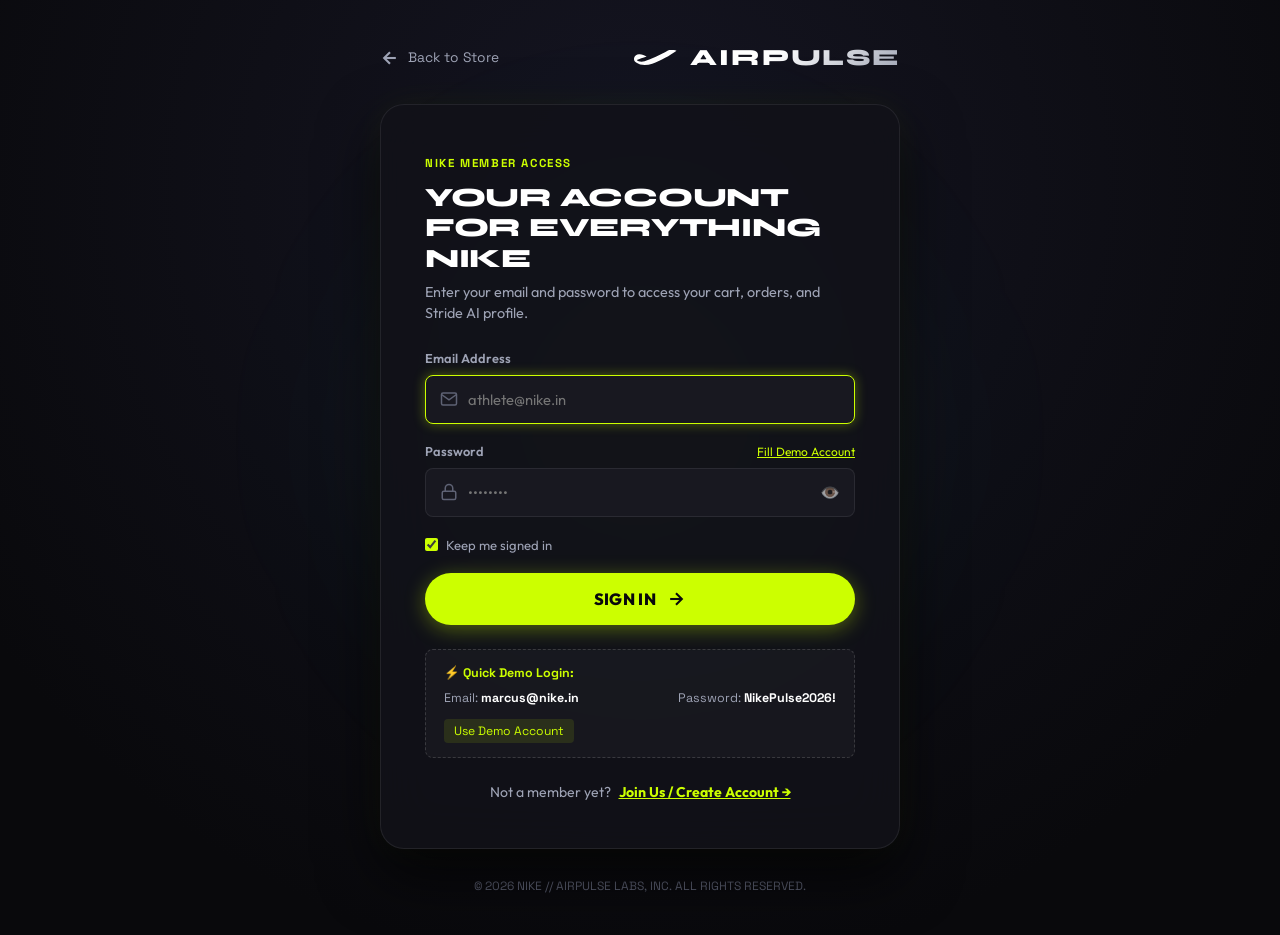
<file: templates/login.html>
<!DOCTYPE html>
<html lang="en">
<head>
  <meta charset="UTF-8">
  <meta name="viewport" content="width=device-width, initial-scale=1.0">
  <meta name="description" content="Sign in to your Nike AirPulse Member Account for exclusive footwear releases, order tracking, and personalized Stride AI recommendations.">
  <title>Sign In — NIKE // AIRPULSE MEMBER LAB</title>

  <!-- Modern Google Fonts -->
  <link rel="preconnect" href="https://fonts.googleapis.com">
  <link rel="preconnect" href="https://fonts.gstatic.com" crossorigin>
  <link href="https://fonts.googleapis.com/css2?family=Outfit:wght@300;400;500;600;700;800;900&family=Syne:wght@700;800;900&family=Space+Grotesk:wght@400;500;600;700&display=swap" rel="stylesheet">

  <link rel="stylesheet" href="/static/css/style.css">
  <link rel="stylesheet" href="/static/css/auth.css">
</head>
<body class="auth-body">

  <div class="auth-ambient-glow"></div>

  <div class="auth-wrapper">
    
    <!-- Top Back to Store Bar -->
    <header class="auth-header">
      <a href="/" class="auth-back-link">
        <svg viewBox="0 0 24 24" width="20" height="20" fill="none" stroke="currentColor" stroke-width="2.5">
          <line x1="19" y1="12" x2="5" y2="12"></line>
          <polyline points="12 19 5 12 12 5"></polyline>
        </svg>
        <span>Back to Store</span>
      </a>

      <a href="/" class="brand-logo" aria-label="Nike Home">
        <svg class="swoosh-icon" viewBox="0 0 100 36" fill="currentColor">
          <path d="M96.7 1.8C81.8 12.5 61.2 24.5 41.5 31.2C28.4 35.7 14.3 35.4 4.8 28.5C0.3 25.2 -0.8 21.1 0.5 17.2C1.9 13 6.3 10.3 11.2 9.7C16.8 9.1 23.6 11.5 28.7 14.8C20.4 17.5 12.1 20.3 6.3 22.8C8.9 26.2 16.5 27.8 24.2 25.6C39.4 21.2 59.5 11.3 77.2 1.4C83.2 -2 90.3 -0.5 96.7 1.8Z"/>
        </svg>
        <span class="brand-title">AIRPULSE</span>
      </a>
    </header>

    <!-- Main Login Card -->
    <div class="auth-card">
      
      <div class="auth-card-top">
        <div class="auth-tag">NIKE MEMBER ACCESS</div>
        <h1 class="auth-title">YOUR ACCOUNT FOR EVERYTHING NIKE</h1>
        <p class="auth-sub">Enter your email and password to access your cart, orders, and Stride AI profile.</p>
      </div>

      <!-- Alert Box for Errors/Success -->
      <div class="auth-alert" id="auth-alert" style="display: none;"></div>

      <form id="login-form" class="auth-form">
        
        <div class="auth-input-group">
          <label for="login-email">Email Address</label>
          <div class="auth-input-box">
            <svg viewBox="0 0 24 24" width="18" height="18" fill="none" stroke="currentColor" stroke-width="2">
              <path d="M4 4h16c1.1 0 2 .9 2 2v12c0 1.1-.9 2-2 2H4c-1.1 0-2-.9-2-2V6c0-1.1.9-2 2-2z"></path>
              <polyline points="22,6 12,13 2,6"></polyline>
            </svg>
            <input type="email" id="login-email" placeholder="athlete@nike.in" required autofocus>
          </div>
        </div>

        <div class="auth-input-group">
          <div class="label-row">
            <label for="login-password">Password</label>
            <a href="#" class="auth-forgot-link" onclick="fillDemoCredentials(event)">Fill Demo Account</a>
          </div>
          <div class="auth-input-box">
            <svg viewBox="0 0 24 24" width="18" height="18" fill="none" stroke="currentColor" stroke-width="2">
              <rect x="3" y="11" width="18" height="11" rx="2" ry="2"></rect>
              <path d="M7 11V7a5 5 0 0 1 10 0v4"></path>
            </svg>
            <input type="password" id="login-password" placeholder="••••••••" required>
            <button type="button" class="btn-toggle-password" id="toggle-pwd" aria-label="Toggle password visibility">👁️</button>
          </div>
        </div>

        <div class="auth-actions-row">
          <label class="remember-checkbox">
            <input type="checkbox" id="remember-me" checked>
            <span>Keep me signed in</span>
          </label>
        </div>

        <button type="submit" class="btn-primary btn-large full-width" id="btn-login-submit">
          <span id="login-btn-text">SIGN IN</span>
          <svg viewBox="0 0 24 24" width="20" height="20" fill="none" stroke="currentColor" stroke-width="2.5">
            <line x1="5" y1="12" x2="19" y2="12"></line>
            <polyline points="12 5 19 12 12 19"></polyline>
          </svg>
        </button>

      </form>

      <!-- Quick Demo Credentials Box -->
      <div class="demo-account-hint">
        <span class="hint-title">⚡ Quick Demo Login:</span>
        <div class="hint-details">
          <span>Email: <strong>marcus@nike.in</strong></span>
          <span>Password: <strong>NikePulse2026!</strong></span>
        </div>
        <button type="button" class="btn-fill-demo" onclick="fillDemoCredentials(event)">Use Demo Account</button>
      </div>

      <div class="auth-footer-prompt">
        <span>Not a member yet?</span>
        <a href="/register" class="auth-switch-link">Join Us / Create Account →</a>
      </div>

    </div>

    <footer class="auth-page-footer">
      <p>© 2026 NIKE // AIRPULSE LABS, INC. ALL RIGHTS RESERVED.</p>
    </footer>

  </div>

  <script>
    const form = document.getElementById('login-form');
    const alertBox = document.getElementById('auth-alert');
    const submitBtn = document.getElementById('btn-login-submit');
    const btnText = document.getElementById('login-btn-text');
    const togglePwd = document.getElementById('toggle-pwd');
    const pwdInput = document.getElementById('login-password');

    togglePwd.addEventListener('click', () => {
      const isPwd = pwdInput.type === 'password';
      pwdInput.type = isPwd ? 'text' : 'password';
      togglePwd.textContent = isPwd ? '🔒' : '👁️';
    });

    function fillDemoCredentials(e) {
      if (e) e.preventDefault();
      document.getElementById('login-email').value = 'marcus@nike.in';
      document.getElementById('login-password').value = 'NikePulse2026!';
      showAlert('Demo credentials filled. Click "SIGN IN" to proceed.', 'info');
    }

    form.addEventListener('submit', async (e) => {
      e.preventDefault();
      const email = document.getElementById('login-email').value.trim();
      const password = pwdInput.value.trim();

      if (!email || !password) return;

      submitBtn.disabled = true;
      btnText.textContent = 'AUTHENTICATING...';
      hideAlert();

      try {
        const res = await fetch('/api/login', {
          method: 'POST',
          headers: { 'Content-Type': 'application/json' },
          body: JSON.stringify({ email, password })
        });

        const data = await res.json();

        if (res.ok && data.success) {
          showAlert(`Welcome back, ${data.user.name}! Redirecting to store...`, 'success');
          // Store user info in localStorage for client sync
          localStorage.setItem('nike_pulse_user', JSON.stringify(data.user));
          setTimeout(() => {
            window.location.href = '/';
          }, 800);
        } else {
          showAlert(data.error || 'Invalid credentials. Please try again.', 'error');
          submitBtn.disabled = false;
          btnText.textContent = 'SIGN IN';
        }
      } catch (err) {
        console.error(err);
        showAlert('Network error connecting to authentication server.', 'error');
        submitBtn.disabled = false;
        btnText.textContent = 'SIGN IN';
      }
    });

    function showAlert(msg, type) {
      alertBox.textContent = msg;
      alertBox.className = `auth-alert ${type}`;
      alertBox.style.display = 'block';
    }

    function hideAlert() {
      alertBox.style.display = 'none';
    }
  </script>
</body>
</html>
</file>
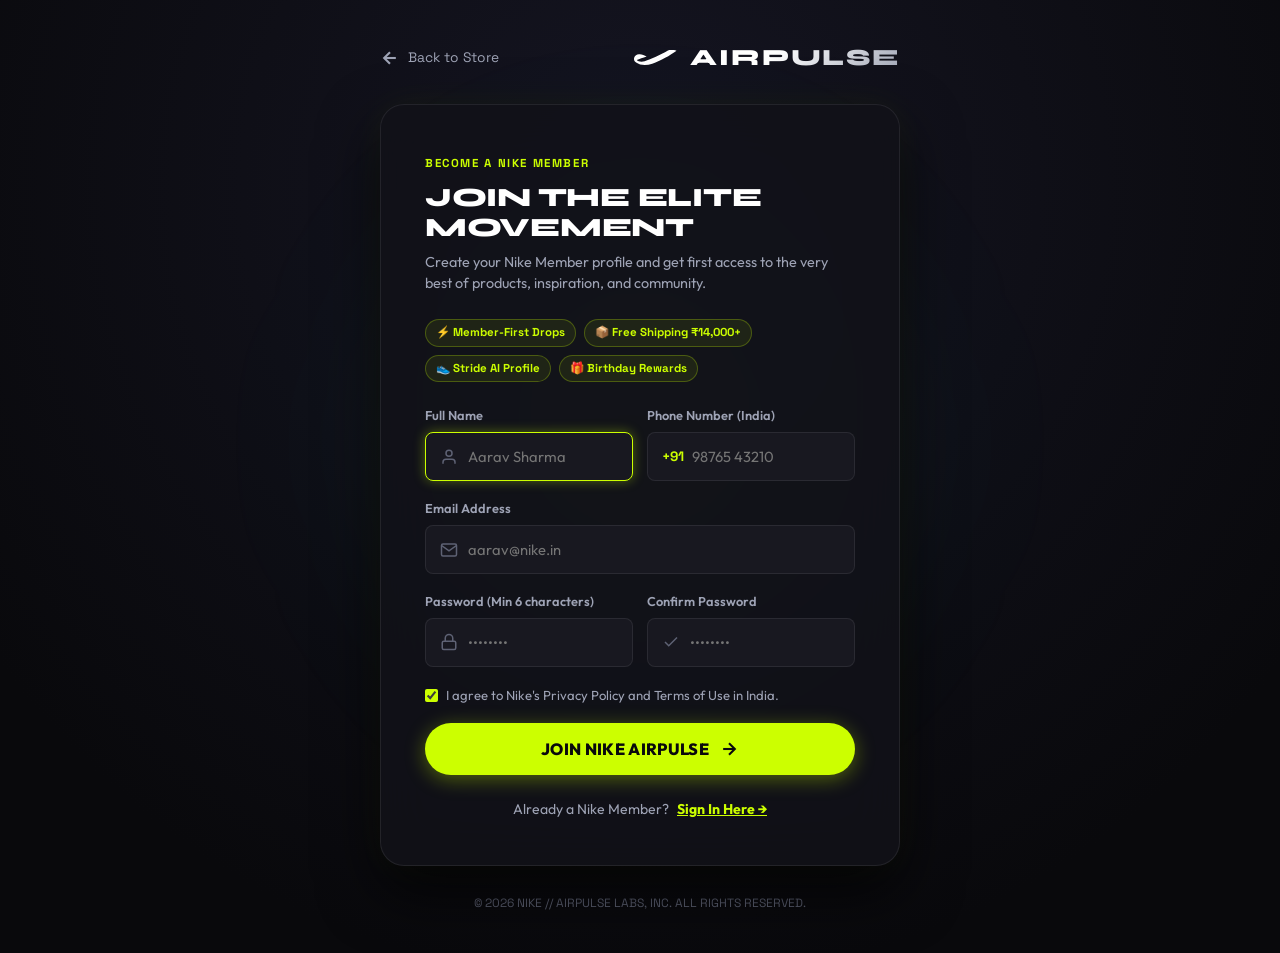
<file: templates/register.html>
<!DOCTYPE html>
<html lang="en">
<head>
  <meta charset="UTF-8">
  <meta name="viewport" content="width=device-width, initial-scale=1.0">
  <meta name="description" content="Join Nike AirPulse Member Lab. Unlock exclusive footwear releases, personalized Stride AI recommendations, and express delivery across India.">
  <title>Join Us / Create Account — NIKE // AIRPULSE MEMBER LAB</title>

  <!-- Modern Google Fonts -->
  <link rel="preconnect" href="https://fonts.googleapis.com">
  <link rel="preconnect" href="https://fonts.gstatic.com" crossorigin>
  <link href="https://fonts.googleapis.com/css2?family=Outfit:wght@300;400;500;600;700;800;900&family=Syne:wght@700;800;900&family=Space+Grotesk:wght@400;500;600;700&display=swap" rel="stylesheet">

  <link rel="stylesheet" href="/static/css/style.css">
  <link rel="stylesheet" href="/static/css/auth.css">
</head>
<body class="auth-body">

  <div class="auth-ambient-glow"></div>

  <div class="auth-wrapper">
    
    <!-- Top Back to Store Bar -->
    <header class="auth-header">
      <a href="/" class="auth-back-link">
        <svg viewBox="0 0 24 24" width="20" height="20" fill="none" stroke="currentColor" stroke-width="2.5">
          <line x1="19" y1="12" x2="5" y2="12"></line>
          <polyline points="12 19 5 12 12 5"></polyline>
        </svg>
        <span>Back to Store</span>
      </a>

      <a href="/" class="brand-logo" aria-label="Nike Home">
        <svg class="swoosh-icon" viewBox="0 0 100 36" fill="currentColor">
          <path d="M96.7 1.8C81.8 12.5 61.2 24.5 41.5 31.2C28.4 35.7 14.3 35.4 4.8 28.5C0.3 25.2 -0.8 21.1 0.5 17.2C1.9 13 6.3 10.3 11.2 9.7C16.8 9.1 23.6 11.5 28.7 14.8C20.4 17.5 12.1 20.3 6.3 22.8C8.9 26.2 16.5 27.8 24.2 25.6C39.4 21.2 59.5 11.3 77.2 1.4C83.2 -2 90.3 -0.5 96.7 1.8Z"/>
        </svg>
        <span class="brand-title">AIRPULSE</span>
      </a>
    </header>

    <!-- Main Register Card -->
    <div class="auth-card auth-card-wide">
      
      <div class="auth-card-top">
        <div class="auth-tag">BECOME A NIKE MEMBER</div>
        <h1 class="auth-title">JOIN THE ELITE MOVEMENT</h1>
        <p class="auth-sub">Create your Nike Member profile and get first access to the very best of products, inspiration, and community.</p>
      </div>

      <!-- Member Perks Highlights -->
      <div class="member-perks-row">
        <div class="perk-chip">⚡ Member-First Drops</div>
        <div class="perk-chip">📦 Free Shipping ₹14,000+</div>
        <div class="perk-chip">👟 Stride AI Profile</div>
        <div class="perk-chip">🎁 Birthday Rewards</div>
      </div>

      <!-- Alert Box for Errors/Success -->
      <div class="auth-alert" id="auth-alert" style="display: none;"></div>

      <form id="register-form" class="auth-form">
        
        <div class="auth-grid-row">
          <div class="auth-input-group">
            <label for="reg-name">Full Name</label>
            <div class="auth-input-box">
              <svg viewBox="0 0 24 24" width="18" height="18" fill="none" stroke="currentColor" stroke-width="2">
                <path d="M20 21v-2a4 4 0 0 0-4-4H8a4 4 0 0 0-4 4v2"></path>
                <circle cx="12" cy="7" r="4"></circle>
              </svg>
              <input type="text" id="reg-name" placeholder="Aarav Sharma" required autofocus>
            </div>
          </div>

          <div class="auth-input-group">
            <label for="reg-phone">Phone Number (India)</label>
            <div class="auth-input-box">
              <span class="prefix-code">+91</span>
              <input type="tel" id="reg-phone" placeholder="98765 43210" pattern="[0-9]{10}" title="10-digit Indian Mobile Number">
            </div>
          </div>
        </div>

        <div class="auth-input-group">
          <label for="reg-email">Email Address</label>
          <div class="auth-input-box">
            <svg viewBox="0 0 24 24" width="18" height="18" fill="none" stroke="currentColor" stroke-width="2">
              <path d="M4 4h16c1.1 0 2 .9 2 2v12c0 1.1-.9 2-2 2H4c-1.1 0-2-.9-2-2V6c0-1.1.9-2 2-2z"></path>
              <polyline points="22,6 12,13 2,6"></polyline>
            </svg>
            <input type="email" id="reg-email" placeholder="aarav@nike.in" required>
          </div>
        </div>

        <div class="auth-grid-row">
          <div class="auth-input-group">
            <label for="reg-password">Password (Min 6 characters)</label>
            <div class="auth-input-box">
              <svg viewBox="0 0 24 24" width="18" height="18" fill="none" stroke="currentColor" stroke-width="2">
                <rect x="3" y="11" width="18" height="11" rx="2" ry="2"></rect>
                <path d="M7 11V7a5 5 0 0 1 10 0v4"></path>
              </svg>
              <input type="password" id="reg-password" placeholder="••••••••" minlength="6" required>
            </div>
          </div>

          <div class="auth-input-group">
            <label for="reg-confirm-password">Confirm Password</label>
            <div class="auth-input-box">
              <svg viewBox="0 0 24 24" width="18" height="18" fill="none" stroke="currentColor" stroke-width="2">
                <polyline points="20 6 9 17 4 12"></polyline>
              </svg>
              <input type="password" id="reg-confirm-password" placeholder="••••••••" minlength="6" required>
            </div>
          </div>
        </div>

        <div class="auth-actions-row">
          <label class="remember-checkbox">
            <input type="checkbox" id="terms-agree" required checked>
            <span>I agree to Nike's Privacy Policy and Terms of Use in India.</span>
          </label>
        </div>

        <button type="submit" class="btn-primary btn-large full-width" id="btn-register-submit">
          <span id="reg-btn-text">JOIN NIKE AIRPULSE</span>
          <svg viewBox="0 0 24 24" width="20" height="20" fill="none" stroke="currentColor" stroke-width="2.5">
            <line x1="5" y1="12" x2="19" y2="12"></line>
            <polyline points="12 5 19 12 12 19"></polyline>
          </svg>
        </button>

      </form>

      <div class="auth-footer-prompt">
        <span>Already a Nike Member?</span>
        <a href="/login" class="auth-switch-link">Sign In Here →</a>
      </div>

    </div>

    <footer class="auth-page-footer">
      <p>© 2026 NIKE // AIRPULSE LABS, INC. ALL RIGHTS RESERVED.</p>
    </footer>

  </div>

  <script>
    const form = document.getElementById('register-form');
    const alertBox = document.getElementById('auth-alert');
    const submitBtn = document.getElementById('btn-register-submit');
    const btnText = document.getElementById('reg-btn-text');

    form.addEventListener('submit', async (e) => {
      e.preventDefault();
      const name = document.getElementById('reg-name').value.trim();
      const email = document.getElementById('reg-email').value.trim();
      const phone = document.getElementById('reg-phone').value.trim();
      const password = document.getElementById('reg-password').value.trim();
      const confirmPassword = document.getElementById('reg-confirm-password').value.trim();

      if (password !== confirmPassword) {
        showAlert('Passwords do not match. Please re-enter carefully.', 'error');
        return;
      }

      if (password.length < 6) {
        showAlert('Password must be at least 6 characters long.', 'error');
        return;
      }

      submitBtn.disabled = true;
      btnText.textContent = 'CREATING MEMBER PROFILE...';
      hideAlert();

      try {
        const res = await fetch('/api/register', {
          method: 'POST',
          headers: { 'Content-Type': 'application/json' },
          body: JSON.stringify({ name, email, phone, password })
        });

        const data = await res.json();

        if (res.ok && data.success) {
          showAlert(`Welcome to Nike AirPulse, ${data.user.name}! Redirecting to store...`, 'success');
          localStorage.setItem('nike_pulse_user', JSON.stringify(data.user));
          setTimeout(() => {
            window.location.href = '/';
          }, 900);
        } else {
          showAlert(data.error || 'Registration failed. Please try again.', 'error');
          submitBtn.disabled = false;
          btnText.textContent = 'JOIN NIKE AIRPULSE';
        }
      } catch (err) {
        console.error(err);
        showAlert('Network error connecting to registration server.', 'error');
        submitBtn.disabled = false;
        btnText.textContent = 'JOIN NIKE AIRPULSE';
      }
    });

    function showAlert(msg, type) {
      alertBox.textContent = msg;
      alertBox.className = `auth-alert ${type}`;
      alertBox.style.display = 'block';
    }

    function hideAlert() {
      alertBox.style.display = 'none';
    }
  </script>
</body>
</html>
</file>
<file: static/css/style.css>
/* ============================================================
   NIKE // AIRPULSE — FLAGSHIP DESIGN SYSTEM (VANILLA CSS)
   Aesthetic: Hyper-Futuristic Athletic Dark Mode, Glassmorphism,
   Electric Volt Accents, Kinetic Typography, Smooth Transitions
   ============================================================ */

:root {
  /* Color Palette */
  --bg-core: #09090c;
  --bg-surface: #111116;
  --bg-surface-elevated: #181820;
  --bg-surface-glass: rgba(24, 24, 32, 0.72);
  --border-glass: rgba(255, 255, 255, 0.08);
  --border-glass-hover: rgba(204, 255, 0, 0.4);

  /* High-Voltage Brand Accents */
  --color-volt: #ccff00;
  --color-volt-glow: rgba(204, 255, 0, 0.35);
  --color-crimson: #ff334b;
  --color-crimson-glow: rgba(255, 51, 75, 0.35);
  --color-cyan: #00e5ff;
  --color-cyan-glow: rgba(0, 229, 255, 0.35);
  
  /* Text & Neutral Hierarchy */
  --text-primary: #ffffff;
  --text-secondary: #9ea3b5;
  --text-muted: #5e6274;
  --text-dark: #09090c;

  /* Typography */
  --font-display: 'Syne', sans-serif;
  --font-sans: 'Outfit', -apple-system, BlinkMacSystemFont, sans-serif;
  --font-mono: 'Space Grotesk', monospace;

  /* Dimensions & Spacing */
  --max-width: 1360px;
  --header-height: 80px;
  --radius-sm: 8px;
  --radius-md: 14px;
  --radius-lg: 24px;
  --radius-full: 9999px;

  /* Shadows & Depth */
  --shadow-card: 0 16px 36px rgba(0, 0, 0, 0.55), 0 2px 8px rgba(0, 0, 0, 0.35);
  --shadow-glow-volt: 0 0 40px rgba(204, 255, 0, 0.28);
  --shadow-glow-cyan: 0 0 40px rgba(0, 229, 255, 0.25);
  --shadow-modal: 0 25px 60px rgba(0, 0, 0, 0.85);

  /* Transitions */
  --trans-fast: 0.18s cubic-bezier(0.16, 1, 0.3, 1);
  --trans-normal: 0.32s cubic-bezier(0.16, 1, 0.3, 1);
  --trans-smooth: 0.5s cubic-bezier(0.16, 1, 0.3, 1);
}

/* Base Reset & Box Sizing */
*, *::before, *::after {
  box-sizing: border-box;
  margin: 0;
  padding: 0;
}

html {
  scroll-behavior: smooth;
  font-size: 16px;
  background-color: var(--bg-core);
  color: var(--text-primary);
  font-family: var(--font-sans);
  text-rendering: optimizeLegibility;
  -webkit-font-smoothing: antialiased;
}

body {
  overflow-x: hidden;
  line-height: 1.55;
  min-height: 100vh;
  position: relative;
  background: radial-gradient(circle at 50% 0%, #151520 0%, #09090c 70%);
}

a {
  color: inherit;
  text-decoration: none;
  transition: color var(--trans-fast);
}

button, input, select, textarea {
  font-family: inherit;
  color: inherit;
  border: none;
  outline: none;
  background: none;
}

button {
  cursor: pointer;
}

img {
  max-width: 100%;
  display: block;
  user-select: none;
}

/* Custom Scrollbar */
::-webkit-scrollbar {
  width: 8px;
  height: 8px;
}
::-webkit-scrollbar-track {
  background: var(--bg-core);
}
::-webkit-scrollbar-thumb {
  background: #252532;
  border-radius: var(--radius-full);
}
::-webkit-scrollbar-thumb:hover {
  background: var(--color-volt);
}

/* Screen Reader Only Utility */
.sr-only {
  position: absolute;
  width: 1px;
  height: 1px;
  padding: 0;
  margin: -1px;
  overflow: hidden;
  clip: rect(0, 0, 0, 0);
  border: 0;
}

/* ============================================================
   TOP ANNOUNCEMENT BAR
   ============================================================ */
.announcement-bar {
  background: linear-gradient(90deg, #111116, #1c1c24, #111116);
  border-bottom: 1px solid var(--border-glass);
  padding: 8px 16px;
  font-size: 0.78rem;
  font-family: var(--font-mono);
  letter-spacing: 0.05em;
  position: relative;
  z-index: 100;
  transition: transform var(--trans-fast), opacity var(--trans-fast);
}

.announcement-content {
  max-width: var(--max-width);
  margin: 0 auto;
  display: flex;
  align-items: center;
  justify-content: center;
  gap: 14px;
}

.announcement-badge {
  background: var(--color-volt);
  color: var(--text-dark);
  font-weight: 800;
  padding: 2px 7px;
  border-radius: var(--radius-sm);
  font-size: 0.68rem;
  letter-spacing: 0.08em;
}

.promo-highlight {
  color: var(--color-volt);
  text-decoration: underline;
  cursor: pointer;
}

.announcement-close {
  position: absolute;
  right: 16px;
  top: 50%;
  transform: translateY(-50%);
  font-size: 1.2rem;
  color: var(--text-secondary);
  line-height: 1;
}
.announcement-close:hover {
  color: var(--text-primary);
}

/* ============================================================
   NAVIGATION HEADER
   ============================================================ */
.main-header {
  position: sticky;
  top: 0;
  z-index: 90;
  background: rgba(9, 9, 12, 0.85);
  backdrop-filter: blur(18px);
  -webkit-backdrop-filter: blur(18px);
  border-bottom: 1px solid var(--border-glass);
  height: var(--header-height);
  display: flex;
  align-items: center;
  transition: background var(--trans-normal), border var(--trans-normal);
}

.header-container {
  max-width: var(--max-width);
  width: 100%;
  margin: 0 auto;
  padding: 0 28px;
  display: flex;
  align-items: center;
  justify-content: space-between;
  gap: 24px;
}

.brand-logo {
  display: flex;
  align-items: center;
  gap: 12px;
  font-family: var(--font-display);
  font-weight: 900;
  font-size: 1.45rem;
  letter-spacing: 0.08em;
  color: var(--text-primary);
}

.swoosh-icon {
  width: 44px;
  height: auto;
  color: var(--text-primary);
  transition: transform var(--trans-fast), color var(--trans-fast);
}

.brand-logo:hover .swoosh-icon {
  transform: scale(1.08) rotate(-4deg);
  color: var(--color-volt);
}

.brand-title {
  background: linear-gradient(135deg, #ffffff 40%, #a0a5b5 100%);
  -webkit-background-clip: text;
  -webkit-text-fill-color: transparent;
}

.brand-pulse-dot {
  width: 7px;
  height: 7px;
  border-radius: 50%;
  background-color: var(--color-volt);
  box-shadow: 0 0 10px var(--color-volt);
  animation: pulse-dot 1.8s infinite ease-in-out;
}

@keyframes pulse-dot {
  0%, 100% { opacity: 0.4; transform: scale(0.9); }
  50% { opacity: 1; transform: scale(1.3); }
}

.nav-links {
  display: flex;
  align-items: center;
  gap: 32px;
}

.nav-link {
  font-size: 0.92rem;
  font-weight: 500;
  color: var(--text-secondary);
  position: relative;
  padding: 6px 0;
  display: inline-flex;
  align-items: center;
  gap: 6px;
  letter-spacing: 0.01em;
}

.nav-link::after {
  content: '';
  position: absolute;
  bottom: 0;
  left: 0;
  width: 0%;
  height: 2px;
  background: var(--color-volt);
  transition: width var(--trans-normal);
  border-radius: var(--radius-full);
}

.nav-link:hover, .nav-link.active {
  color: var(--text-primary);
}

.nav-link:hover::after, .nav-link.active::after {
  width: 100%;
}

.nav-link.highlight-ai {
  color: var(--color-volt);
  font-weight: 600;
}

.nav-icon-sparkle {
  width: 15px;
  height: 15px;
  stroke: var(--color-volt);
  animation: spin-subtle 6s linear infinite;
}

@keyframes spin-subtle {
  0% { transform: rotate(0deg); }
  100% { transform: rotate(360deg); }
}

/* Header Action Controls */
.header-actions {
  display: flex;
  align-items: center;
  gap: 16px;
}

/* Live Search Box */
.search-box-wrapper {
  position: relative;
  display: flex;
  align-items: center;
  background: var(--bg-surface);
  border: 1px solid var(--border-glass);
  border-radius: var(--radius-full);
  padding: 8px 16px;
  width: 240px;
  transition: all var(--trans-normal);
}

.search-box-wrapper:focus-within {
  width: 290px;
  border-color: var(--color-volt);
  box-shadow: 0 0 16px var(--color-volt-glow);
}

.search-icon {
  width: 16px;
  height: 16px;
  stroke: var(--text-muted);
  margin-right: 8px;
  flex-shrink: 0;
}

.search-box-wrapper input {
  width: 100%;
  font-size: 0.85rem;
  color: var(--text-primary);
}
.search-box-wrapper input::placeholder {
  color: var(--text-muted);
}

.clear-search-btn {
  font-size: 1.1rem;
  color: var(--text-muted);
  line-height: 1;
}
.clear-search-btn:hover {
  color: var(--text-primary);
}

/* AI Trigger Button in Header */
.btn-ai-trigger {
  display: inline-flex;
  align-items: center;
  gap: 6px;
  background: linear-gradient(135deg, rgba(204, 255, 0, 0.15), rgba(0, 229, 255, 0.1));
  border: 1px solid rgba(204, 255, 0, 0.35);
  color: var(--color-volt);
  font-size: 0.82rem;
  font-weight: 700;
  letter-spacing: 0.04em;
  padding: 8px 16px;
  border-radius: var(--radius-full);
  transition: all var(--trans-normal);
  text-transform: uppercase;
}

.btn-ai-trigger:hover {
  background: var(--color-volt);
  color: var(--text-dark);
  box-shadow: 0 0 20px var(--color-volt-glow);
  transform: translateY(-2px);
}

/* Currency Tag in Logo */
.currency-tag {
  font-family: var(--font-mono);
  font-size: 0.65rem;
  background: rgba(255, 255, 255, 0.08);
  border: 1px solid var(--border-glass);
  color: var(--color-volt);
  padding: 2px 6px;
  border-radius: var(--radius-sm);
  font-weight: 700;
  letter-spacing: 0.05em;
}

/* User Auth Widget & Dropdown */
.user-auth-widget {
  position: relative;
}

.btn-auth-link {
  display: inline-flex;
  align-items: center;
  gap: 6px;
  background: var(--bg-surface);
  border: 1px solid var(--border-glass);
  color: var(--text-primary);
  font-size: 0.82rem;
  font-weight: 600;
  padding: 8px 14px;
  border-radius: var(--radius-full);
  transition: all var(--trans-fast);
}

.btn-auth-link:hover {
  border-color: var(--color-volt);
  color: var(--color-volt);
  transform: translateY(-1px);
}

.user-profile-menu {
  position: relative;
}

.btn-user-profile {
  display: inline-flex;
  align-items: center;
  gap: 8px;
  background: var(--bg-surface);
  border: 1px solid var(--border-glass);
  color: var(--text-primary);
  padding: 6px 14px;
  border-radius: var(--radius-full);
  font-size: 0.82rem;
  font-weight: 700;
  transition: all var(--trans-fast);
}

.btn-user-profile:hover {
  border-color: var(--color-volt);
}

.user-avatar-badge {
  font-size: 0.9rem;
}

.user-dropdown-menu {
  position: absolute;
  top: calc(100% + 10px);
  right: 0;
  width: 220px;
  background: #14141c;
  border: 1px solid var(--border-glass);
  border-radius: var(--radius-md);
  padding: 12px;
  box-shadow: 0 15px 35px rgba(0, 0, 0, 0.7);
  z-index: 100;
  display: flex;
  flex-direction: column;
  gap: 6px;
}

.dropdown-user-info {
  display: flex;
  flex-direction: column;
  border-bottom: 1px solid var(--border-glass);
  padding-bottom: 8px;
  margin-bottom: 4px;
}

.dropdown-user-info strong {
  font-size: 0.86rem;
  color: var(--text-primary);
}

.dropdown-user-info span {
  font-size: 0.72rem;
  color: var(--text-muted);
}

.dropdown-user-info small {
  font-size: 0.7rem;
  color: var(--color-volt);
  font-family: var(--font-mono);
}

.dropdown-item {
  display: flex;
  align-items: center;
  gap: 8px;
  padding: 8px 10px;
  border-radius: var(--radius-sm);
  font-size: 0.82rem;
  font-weight: 600;
  color: var(--text-secondary);
  text-align: left;
  transition: all var(--trans-fast);
}

.dropdown-item:hover {
  background: rgba(255, 255, 255, 0.06);
  color: var(--text-primary);
}

.dropdown-item.text-danger:hover {
  color: var(--color-crimson);
  background: rgba(255, 51, 75, 0.1);
}

.mobile-user-greeting {
  display: flex;
  align-items: center;
  justify-content: space-between;
  background: var(--bg-surface-elevated);
  padding: 10px 14px;
  border-radius: var(--radius-sm);
  font-size: 0.85rem;
  gap: 8px;
  margin-bottom: 10px;
}

/* Icon Buttons (Wishlist, Cart) */
.icon-btn {
  position: relative;
  display: flex;
  align-items: center;
  justify-content: center;
  width: 42px;
  height: 42px;
  border-radius: 50%;
  background: var(--bg-surface);
  border: 1px solid var(--border-glass);
  color: var(--text-primary);
  transition: all var(--trans-fast);
}

.icon-btn svg {
  width: 19px;
  height: 19px;
}

.icon-btn:hover {
  background: var(--bg-surface-elevated);
  border-color: var(--border-glass-hover);
  transform: scale(1.05);
}

.badge-count {
  position: absolute;
  top: -4px;
  right: -4px;
  background: var(--color-volt);
  color: var(--text-dark);
  font-size: 0.68rem;
  font-weight: 800;
  width: 18px;
  height: 18px;
  border-radius: 50%;
  display: flex;
  align-items: center;
  justify-content: center;
  line-height: 1;
}

/* Mobile Toggle */
.mobile-menu-toggle {
  display: none;
  flex-direction: column;
  gap: 5px;
  width: 26px;
  padding: 4px 0;
}
.mobile-menu-toggle span {
  width: 100%;
  height: 2px;
  background: var(--text-primary);
  border-radius: var(--radius-full);
  transition: var(--trans-fast);
}

/* Mobile Drawer */
.mobile-nav-drawer {
  display: none;
  position: fixed;
  top: var(--header-height);
  left: 0;
  right: 0;
  background: rgba(17, 17, 22, 0.98);
  backdrop-filter: blur(20px);
  border-bottom: 1px solid var(--border-glass);
  padding: 24px;
  z-index: 85;
}
.mobile-nav-inner {
  display: flex;
  flex-direction: column;
  gap: 16px;
}
.mobile-nav-item {
  font-size: 1.1rem;
  font-weight: 600;
  padding: 8px 0;
  border-bottom: 1px solid rgba(255,255,255,0.05);
}
.mobile-nav-item.highlight {
  color: var(--color-volt);
}

/* ============================================================
   HERO SHOWCASE SECTION
   ============================================================ */
.hero-section {
  position: relative;
  min-height: calc(90vh - var(--header-height));
  display: flex;
  align-items: center;
  padding: 48px 0 72px;
  overflow: hidden;
}

.hero-ambient-glow {
  position: absolute;
  width: 650px;
  height: 650px;
  background: radial-gradient(circle, rgba(204, 255, 0, 0.12) 0%, rgba(0, 229, 255, 0.05) 50%, transparent 70%);
  top: 10%;
  right: 5%;
  filter: blur(80px);
  pointer-events: none;
  z-index: 1;
}

.hero-container {
  max-width: var(--max-width);
  margin: 0 auto;
  padding: 0 28px;
  width: 100%;
  display: grid;
  grid-template-columns: 1.15fr 1fr;
  align-items: center;
  gap: 48px;
  position: relative;
  z-index: 2;
}

.hero-tag-badge {
  display: inline-flex;
  align-items: center;
  gap: 8px;
  padding: 6px 14px;
  background: rgba(204, 255, 0, 0.08);
  border: 1px solid rgba(204, 255, 0, 0.25);
  border-radius: var(--radius-full);
  font-size: 0.72rem;
  font-family: var(--font-mono);
  font-weight: 700;
  letter-spacing: 0.12em;
  color: var(--color-volt);
  margin-bottom: 22px;
}

.tag-pulse {
  width: 8px;
  height: 8px;
  border-radius: 50%;
  background: var(--color-volt);
  box-shadow: 0 0 10px var(--color-volt);
  animation: pulse-dot 1.5s infinite;
}

.hero-title {
  font-family: var(--font-display);
  font-size: clamp(2.8rem, 5.2vw, 4.8rem);
  font-weight: 900;
  line-height: 0.95;
  letter-spacing: -0.03em;
  text-transform: uppercase;
  margin-bottom: 24px;
}

.title-subline {
  display: block;
  font-size: 0.85rem;
  font-family: var(--font-mono);
  letter-spacing: 0.25em;
  color: var(--color-volt);
  margin-bottom: 12px;
  font-weight: 700;
}

.gradient-text {
  background: linear-gradient(135deg, #ffffff 10%, #ccff00 70%, #00e5ff 100%);
  -webkit-background-clip: text;
  -webkit-text-fill-color: transparent;
}

.hero-description {
  font-size: 1.05rem;
  color: var(--text-secondary);
  max-width: 520px;
  line-height: 1.65;
  margin-bottom: 32px;
}

.hero-stats-row {
  display: flex;
  align-items: center;
  gap: 24px;
  margin-bottom: 32px;
  background: var(--bg-surface-glass);
  backdrop-filter: blur(12px);
  border: 1px solid var(--border-glass);
  padding: 14px 22px;
  border-radius: var(--radius-md);
  max-width: fit-content;
}

.hero-stat-item {
  display: flex;
  flex-direction: column;
}

.stat-number {
  font-family: var(--font-mono);
  font-size: 1.55rem;
  font-weight: 800;
  color: var(--color-volt);
  line-height: 1.1;
}
.stat-number small {
  font-size: 0.9rem;
  font-weight: 500;
  color: var(--text-secondary);
}

.stat-label {
  font-size: 0.72rem;
  color: var(--text-muted);
  text-transform: uppercase;
  letter-spacing: 0.05em;
  margin-top: 2px;
}

.hero-stat-divider {
  width: 1px;
  height: 32px;
  background: var(--border-glass);
}

/* Colorway Selector */
.hero-colorways {
  display: flex;
  align-items: center;
  gap: 14px;
  margin-bottom: 36px;
}

.colorway-label {
  font-family: var(--font-mono);
  font-size: 0.74rem;
  color: var(--text-muted);
  letter-spacing: 0.08em;
}

.color-swatches {
  display: flex;
  align-items: center;
  gap: 8px;
}

.color-swatch {
  width: 22px;
  height: 22px;
  border-radius: 50%;
  background-color: var(--swatch-color);
  border: 2px solid transparent;
  transition: transform var(--trans-fast), border-color var(--trans-fast);
}

.color-swatch.active {
  transform: scale(1.25);
  border-color: #ffffff;
  box-shadow: 0 0 12px var(--swatch-color);
}

.active-color-name {
  font-size: 0.8rem;
  color: var(--text-secondary);
  font-weight: 500;
}

/* Hero CTA buttons */
.hero-cta-group {
  display: flex;
  align-items: center;
  gap: 18px;
  flex-wrap: wrap;
}

/* Standard Buttons */
.btn-primary {
  display: inline-flex;
  align-items: center;
  justify-content: center;
  gap: 10px;
  background: var(--color-volt);
  color: var(--text-dark);
  font-weight: 800;
  font-size: 0.95rem;
  letter-spacing: 0.02em;
  padding: 14px 28px;
  border-radius: var(--radius-full);
  transition: all var(--trans-normal);
  box-shadow: 0 4px 20px var(--color-volt-glow);
}

.btn-primary:hover {
  transform: translateY(-3px) scale(1.02);
  box-shadow: 0 8px 30px rgba(204, 255, 0, 0.55);
}

.btn-primary.btn-large {
  padding: 16px 36px;
  font-size: 1.02rem;
}

.btn-secondary {
  display: inline-flex;
  align-items: center;
  justify-content: center;
  gap: 10px;
  background: var(--bg-surface);
  border: 1px solid var(--border-glass);
  color: var(--text-primary);
  font-weight: 600;
  font-size: 0.95rem;
  padding: 14px 28px;
  border-radius: var(--radius-full);
  transition: all var(--trans-normal);
}

.btn-secondary:hover {
  background: var(--bg-surface-elevated);
  border-color: var(--border-glass-hover);
  transform: translateY(-2px);
}

.btn-secondary.btn-large {
  padding: 16px 32px;
}

.full-width {
  width: 100%;
}
.flex-grow {
  flex-grow: 1;
}

/* Hero Right 3D Visual Card */
.hero-visual-wrapper {
  position: relative;
  display: flex;
  justify-content: center;
  align-items: center;
}

.hero-card-3d {
  position: relative;
  width: 100%;
  max-width: 520px;
  aspect-ratio: 1 / 1;
  background: radial-gradient(circle at 50% 50%, rgba(28, 28, 38, 0.6) 0%, rgba(17, 17, 24, 0.9) 100%);
  border: 1px solid var(--border-glass);
  border-radius: var(--radius-lg);
  padding: 32px;
  display: flex;
  flex-direction: column;
  align-items: center;
  justify-content: center;
  box-shadow: var(--shadow-card);
  transition: transform 0.25s ease-out, border-color var(--trans-normal);
  transform-style: preserve-3d;
  perspective: 1000px;
}

.hero-card-3d:hover {
  border-color: rgba(204, 255, 0, 0.3);
}

.sneaker-aura {
  position: absolute;
  width: 320px;
  height: 320px;
  border-radius: 50%;
  filter: blur(65px);
  pointer-events: none;
  z-index: 1;
  transition: background var(--trans-smooth);
}

.aura-volt {
  background: radial-gradient(circle, rgba(204, 255, 0, 0.35) 0%, transparent 70%);
}
.aura-crimson {
  background: radial-gradient(circle, rgba(255, 51, 75, 0.4) 0%, transparent 70%);
}
.aura-obsidian {
  background: radial-gradient(circle, rgba(0, 229, 255, 0.4) 0%, transparent 70%);
}
.aura-platinum {
  background: radial-gradient(circle, rgba(255, 255, 255, 0.25) 0%, transparent 70%);
}

.hero-image-box {
  position: relative;
  z-index: 3;
  width: 100%;
  max-width: 440px;
  display: flex;
  justify-content: center;
  align-items: center;
}

.hero-sneaker-img {
  width: 100%;
  height: auto;
  border-radius: var(--radius-md);
  filter: drop-shadow(0 25px 35px rgba(0, 0, 0, 0.8));
  transition: transform 0.3s cubic-bezier(0.16, 1, 0.3, 1), filter var(--trans-normal);
  transform: rotate(-10deg) translateY(-8px);
}

.hero-card-3d:hover .hero-sneaker-img {
  transform: rotate(-6deg) translateY(-18px) scale(1.06);
}

/* Floating Badges on Hero Card */
.floating-badge {
  position: absolute;
  z-index: 4;
  background: rgba(18, 18, 24, 0.85);
  backdrop-filter: blur(14px);
  border: 1px solid var(--border-glass);
  padding: 10px 16px;
  border-radius: var(--radius-md);
  display: flex;
  align-items: center;
  gap: 10px;
  box-shadow: 0 10px 25px rgba(0, 0, 0, 0.5);
  transition: transform var(--trans-fast);
}

.badge-top-right {
  top: 24px;
  right: -12px;
}
.badge-bottom-left {
  bottom: 50px;
  left: -12px;
}

.floating-badge:hover {
  transform: translateY(-4px);
  border-color: var(--color-volt);
}

.badge-icon {
  font-size: 1.2rem;
}
.badge-text strong {
  display: block;
  font-size: 0.82rem;
  color: var(--text-primary);
}
.badge-text span {
  font-size: 0.7rem;
  color: var(--color-volt);
  font-family: var(--font-mono);
}

.hero-card-footer {
  position: absolute;
  bottom: 14px;
  z-index: 3;
}
.interactive-hint {
  font-size: 0.72rem;
  color: var(--text-muted);
  display: flex;
  align-items: center;
  gap: 6px;
  font-family: var(--font-mono);
}

/* ============================================================
   NIKE STRIDE AI BANNER SECTION
   ============================================================ */
.recommender-banner-section {
  padding: 32px 0 64px;
  position: relative;
  z-index: 5;
}

.banner-container {
  max-width: var(--max-width);
  margin: 0 auto;
  padding: 0 28px;
}

.ai-banner-card {
  background: linear-gradient(135deg, rgba(24, 24, 34, 0.9) 0%, rgba(13, 13, 18, 0.95) 100%);
  border: 1px solid rgba(204, 255, 0, 0.3);
  border-radius: var(--radius-lg);
  padding: 44px 52px;
  display: grid;
  grid-template-columns: 1.6fr 1fr;
  align-items: center;
  gap: 40px;
  box-shadow: 0 20px 50px rgba(0, 0, 0, 0.6), 0 0 35px rgba(204, 255, 0, 0.08);
  position: relative;
  overflow: hidden;
}

.ai-banner-card::before {
  content: '';
  position: absolute;
  top: -50%;
  left: -20%;
  width: 400px;
  height: 400px;
  background: radial-gradient(circle, rgba(204, 255, 0, 0.15) 0%, transparent 70%);
  pointer-events: none;
}

.ai-chip {
  display: inline-flex;
  align-items: center;
  gap: 8px;
  background: rgba(204, 255, 0, 0.12);
  border: 1px solid rgba(204, 255, 0, 0.3);
  padding: 4px 12px;
  border-radius: var(--radius-full);
  font-size: 0.72rem;
  font-family: var(--font-mono);
  font-weight: 700;
  color: var(--color-volt);
  letter-spacing: 0.1em;
  margin-bottom: 16px;
}

.ai-pulse {
  width: 6px;
  height: 6px;
  border-radius: 50%;
  background: var(--color-volt);
  box-shadow: 0 0 8px var(--color-volt);
  animation: pulse-dot 1.2s infinite;
}

.ai-banner-title {
  font-family: var(--font-display);
  font-size: clamp(1.4rem, 2.4vw, 2.1rem);
  font-weight: 900;
  line-height: 1.15;
  letter-spacing: -0.01em;
  margin-bottom: 16px;
  text-transform: uppercase;
}

.ai-banner-sub {
  color: var(--text-secondary);
  font-size: 0.96rem;
  line-height: 1.6;
  margin-bottom: 22px;
  max-width: 620px;
}

.ai-features-pills {
  display: flex;
  flex-wrap: wrap;
  gap: 10px;
}

.ai-features-pills .pill {
  background: rgba(255, 255, 255, 0.05);
  border: 1px solid var(--border-glass);
  padding: 5px 12px;
  border-radius: var(--radius-full);
  font-size: 0.75rem;
  color: #c9ccd6;
  font-family: var(--font-mono);
}

.banner-right {
  display: flex;
  justify-content: flex-end;
}

.btn-ai-glow {
  background: var(--color-volt);
  color: var(--text-dark);
  border-radius: var(--radius-md);
  padding: 22px 32px;
  display: flex;
  flex-direction: column;
  align-items: flex-start;
  gap: 4px;
  transition: all var(--trans-normal);
  box-shadow: 0 10px 30px var(--color-volt-glow);
  position: relative;
  min-width: 280px;
}

.btn-ai-glow:hover {
  transform: translateY(-4px) scale(1.02);
  box-shadow: 0 16px 45px rgba(204, 255, 0, 0.65);
}

.btn-ai-glow svg {
  position: absolute;
  right: 24px;
  top: 50%;
  transform: translateY(-50%);
  stroke: var(--text-dark);
  transition: transform var(--trans-fast);
}

.btn-ai-glow:hover svg {
  transform: translate(6px, -50%);
}

.ai-btn-text {
  font-size: 1.15rem;
  font-weight: 900;
  letter-spacing: 0.02em;
  text-transform: uppercase;
}

.ai-btn-sub {
  font-size: 0.75rem;
  font-weight: 600;
  color: #2b3a00;
  letter-spacing: 0.03em;
}

/* ============================================================
   MAIN COLLECTION & SHOE GRID
   ============================================================ */
.collection-section {
  padding: 64px 0 96px;
  border-top: 1px solid var(--border-glass);
}

.collection-container {
  max-width: var(--max-width);
  margin: 0 auto;
  padding: 0 28px;
}

.section-top-bar {
  display: flex;
  align-items: flex-end;
  justify-content: space-between;
  margin-bottom: 28px;
  flex-wrap: wrap;
  gap: 16px;
}

.section-eyebrow {
  display: block;
  font-family: var(--font-mono);
  font-size: 0.78rem;
  font-weight: 700;
  color: var(--color-volt);
  letter-spacing: 0.18em;
  margin-bottom: 6px;
  text-transform: uppercase;
}

.section-heading {
  font-family: var(--font-display);
  font-size: clamp(2rem, 3.4vw, 2.8rem);
  font-weight: 900;
  letter-spacing: -0.02em;
  text-transform: uppercase;
}

.catalog-status {
  font-size: 0.88rem;
  color: var(--text-muted);
  font-family: var(--font-mono);
}
.catalog-status span {
  color: var(--color-volt);
  font-weight: 700;
}

/* Catalog Toolbar */
.catalog-toolbar {
  display: flex;
  align-items: center;
  justify-content: space-between;
  gap: 20px;
  padding: 16px 0;
  border-bottom: 1px solid var(--border-glass);
  margin-bottom: 32px;
  flex-wrap: wrap;
}

.category-tabs {
  display: flex;
  align-items: center;
  gap: 8px;
  flex-wrap: wrap;
}

.cat-tab {
  padding: 8px 18px;
  border-radius: var(--radius-full);
  font-size: 0.86rem;
  font-weight: 600;
  color: var(--text-secondary);
  background: var(--bg-surface);
  border: 1px solid var(--border-glass);
  transition: all var(--trans-fast);
}

.cat-tab:hover {
  color: var(--text-primary);
  border-color: rgba(255, 255, 255, 0.2);
}

.cat-tab.active {
  background: var(--text-primary);
  color: var(--text-dark);
  border-color: var(--text-primary);
  font-weight: 700;
}

.filter-controls-group {
  display: flex;
  align-items: center;
  gap: 12px;
  flex-wrap: wrap;
}

.custom-select-wrap {
  position: relative;
}

.custom-select {
  appearance: none;
  -webkit-appearance: none;
  background: var(--bg-surface) url("data:image/svg+xml,%3Csvg xmlns='http://www.w3.org/2000/svg' width='12' height='12' viewBox='0 0 24 24' fill='none' stroke='%239ea3b5' stroke-width='2'%3E%3Cpolyline points='6 9 12 15 18 9'%3E%3C/polyline%3E%3C/svg%3E") no-repeat right 14px center;
  border: 1px solid var(--border-glass);
  border-radius: var(--radius-full);
  padding: 8px 36px 8px 18px;
  font-size: 0.84rem;
  color: var(--text-primary);
  cursor: pointer;
  transition: border-color var(--trans-fast);
}

.custom-select:hover, .custom-select:focus {
  border-color: var(--color-volt);
}

/* Active Tags Bar */
.active-tags-bar {
  display: flex;
  align-items: center;
  gap: 12px;
  margin-bottom: 24px;
  flex-wrap: wrap;
}

.active-tag-label {
  font-size: 0.8rem;
  color: var(--text-muted);
  font-family: var(--font-mono);
}

.tags-container {
  display: flex;
  gap: 8px;
  flex-wrap: wrap;
}

.filter-tag {
  display: inline-flex;
  align-items: center;
  gap: 6px;
  background: rgba(204, 255, 0, 0.12);
  border: 1px solid rgba(204, 255, 0, 0.3);
  color: var(--color-volt);
  font-size: 0.75rem;
  padding: 4px 10px;
  border-radius: var(--radius-full);
  font-family: var(--font-mono);
}

.filter-tag-remove {
  cursor: pointer;
  font-weight: bold;
}

.btn-clear-all {
  font-size: 0.78rem;
  color: var(--text-muted);
  text-decoration: underline;
}
.btn-clear-all:hover {
  color: var(--color-volt);
}

/* ============================================================
   SHOE CARD GRID & COMPONENTS
   ============================================================ */
.shoes-grid {
  display: grid;
  grid-template-columns: repeat(auto-fill, minmax(320px, 1fr));
  gap: 32px;
}

.shoe-card {
  position: relative;
  background: var(--bg-surface);
  border: 1px solid var(--border-glass);
  border-radius: var(--radius-md);
  padding: 24px;
  display: flex;
  flex-direction: column;
  justify-content: space-between;
  transition: transform var(--trans-normal), border-color var(--trans-normal), box-shadow var(--trans-normal);
  overflow: hidden;
}

.shoe-card:hover {
  transform: translateY(-8px);
  border-color: rgba(204, 255, 0, 0.4);
  box-shadow: var(--shadow-card), 0 0 25px rgba(204, 255, 0, 0.12);
}

.card-top {
  display: flex;
  align-items: center;
  justify-content: space-between;
  margin-bottom: 12px;
}

.card-badge {
  font-family: var(--font-mono);
  font-size: 0.68rem;
  font-weight: 800;
  letter-spacing: 0.08em;
  padding: 4px 8px;
  border-radius: var(--radius-sm);
  background: rgba(255, 255, 255, 0.08);
  color: var(--text-primary);
  border: 1px solid rgba(255, 255, 255, 0.12);
}

.card-badge.highlight-badge {
  background: var(--color-volt);
  color: var(--text-dark);
  border: none;
}

.btn-card-wishlist {
  background: none;
  border: none;
  color: var(--text-muted);
  cursor: pointer;
  padding: 4px;
  transition: color var(--trans-fast), transform var(--trans-fast);
}

.btn-card-wishlist:hover, .btn-card-wishlist.active {
  color: var(--color-crimson);
  transform: scale(1.15);
}

.btn-card-wishlist.active svg {
  fill: var(--color-crimson);
}

.card-image-box {
  position: relative;
  width: 100%;
  aspect-ratio: 1 / 1;
  display: flex;
  align-items: center;
  justify-content: center;
  cursor: pointer;
  margin-bottom: 18px;
  overflow: hidden;
  border-radius: var(--radius-sm);
  background: radial-gradient(circle at 50% 50%, #1a1a24 0%, #121217 80%);
}

.shoe-card-img {
  width: 90%;
  height: 90%;
  object-fit: contain;
  transition: transform 0.4s cubic-bezier(0.16, 1, 0.3, 1);
  filter: drop-shadow(0 15px 20px rgba(0,0,0,0.6));
}

.shoe-card:hover .shoe-card-img {
  transform: scale(1.08) rotate(-4deg);
}

.card-info {
  display: flex;
  flex-direction: column;
  gap: 6px;
  margin-bottom: 20px;
}

.card-subtitle {
  font-size: 0.78rem;
  color: var(--color-volt);
  font-family: var(--font-mono);
  font-weight: 600;
  text-transform: uppercase;
}

.card-title {
  font-size: 1.25rem;
  font-weight: 800;
  letter-spacing: -0.01em;
  color: var(--text-primary);
  line-height: 1.2;
}

.card-colorway {
  font-size: 0.82rem;
  color: var(--text-secondary);
}

.card-meta-row {
  display: flex;
  align-items: center;
  justify-content: space-between;
  margin-top: 4px;
}

.card-rating {
  display: flex;
  align-items: center;
  gap: 5px;
  font-size: 0.8rem;
  color: #ffb800;
  font-weight: 600;
}
.card-rating-count {
  color: var(--text-muted);
  font-weight: 400;
}

.card-price-box {
  display: flex;
  align-items: baseline;
  gap: 8px;
}

.price-main {
  font-size: 1.25rem;
  font-weight: 800;
  font-family: var(--font-mono);
  color: var(--text-primary);
}

.price-old {
  font-size: 0.9rem;
  color: var(--text-muted);
  text-decoration: line-through;
}

.card-actions-row {
  display: grid;
  grid-template-columns: 1fr auto;
  gap: 10px;
  margin-top: auto;
}

.btn-card-quickview {
  background: rgba(255, 255, 255, 0.05);
  border: 1px solid var(--border-glass);
  color: var(--text-primary);
  padding: 10px 14px;
  border-radius: var(--radius-sm);
  font-size: 0.84rem;
  font-weight: 600;
  text-align: center;
  transition: all var(--trans-fast);
}

.btn-card-quickview:hover {
  background: var(--bg-surface-elevated);
  border-color: rgba(255,255,255,0.3);
}

.btn-card-addbag {
  background: var(--color-volt);
  color: var(--text-dark);
  padding: 10px 16px;
  border-radius: var(--radius-sm);
  font-weight: 800;
  display: flex;
  align-items: center;
  justify-content: center;
  transition: all var(--trans-fast);
}

.btn-card-addbag:hover {
  background: #d8ff26;
  transform: scale(1.05);
  box-shadow: 0 0 15px var(--color-volt-glow);
}

/* Loading & Empty States */
.catalog-loading, .empty-results-box {
  grid-column: 1 / -1;
  text-align: center;
  padding: 80px 20px;
}

.spinner {
  width: 44px;
  height: 44px;
  border: 3px solid rgba(255,255,255,0.1);
  border-top-color: var(--color-volt);
  border-radius: 50%;
  animation: spin 0.8s linear infinite;
  margin: 0 auto 16px;
}

@keyframes spin {
  to { transform: rotate(360deg); }
}

.empty-results-box .empty-icon {
  font-size: 3rem;
  margin-bottom: 12px;
}

/* ============================================================
   NIKE BY YOU CUSTOMIZER STUDIO SECTION
   ============================================================ */
.customizer-section {
  padding: 88px 0;
  background: linear-gradient(180deg, var(--bg-core) 0%, #121217 100%);
  border-top: 1px solid var(--border-glass);
}

.customizer-container {
  max-width: var(--max-width);
  margin: 0 auto;
  padding: 0 28px;
}

.customizer-header {
  text-align: center;
  margin-bottom: 48px;
}

.section-sub {
  color: var(--text-secondary);
  font-size: 1rem;
  max-width: 600px;
  margin: 10px auto 0;
}

.customizer-workbench {
  display: grid;
  grid-template-columns: 1.3fr 1fr;
  gap: 48px;
  align-items: center;
}

.customizer-pedestal {
  background: radial-gradient(circle at 50% 60%, #1c1c28 0%, #0d0d12 80%);
  border: 1px solid var(--border-glass);
  border-radius: var(--radius-lg);
  padding: 40px;
  display: flex;
  flex-direction: column;
  align-items: center;
  position: relative;
  box-shadow: var(--shadow-card);
}

.custom-sneaker-container {
  position: relative;
  width: 100%;
  max-width: 460px;
  aspect-ratio: 1 / 1;
  display: flex;
  align-items: center;
  justify-content: center;
}

.custom-base-img {
  width: 100%;
  height: auto;
  position: relative;
  z-index: 2;
  filter: drop-shadow(0 25px 35px rgba(0,0,0,0.85));
  transition: transform 0.3s ease;
}

.custom-color-wash {
  position: absolute;
  inset: 0;
  z-index: 3;
  mix-blend-mode: hue;
  pointer-events: none;
  opacity: 0.65;
  transition: background 0.4s ease;
}

.custom-sole-glow {
  position: absolute;
  bottom: 12%;
  width: 80%;
  height: 40px;
  background: var(--color-volt);
  filter: blur(40px);
  opacity: 0.4;
  z-index: 1;
  border-radius: 50%;
  transition: all 0.4s ease;
}

.custom-heel-tag {
  position: absolute;
  top: 36%;
  right: 22%;
  z-index: 4;
  background: rgba(0, 0, 0, 0.85);
  border: 1px solid var(--color-volt);
  color: var(--color-volt);
  font-family: var(--font-mono);
  font-size: 0.72rem;
  font-weight: 800;
  padding: 3px 8px;
  border-radius: var(--radius-sm);
  letter-spacing: 0.12em;
  transform: rotate(18deg);
  box-shadow: 0 0 10px rgba(204, 255, 0, 0.4);
}

.customizer-spec-tag {
  margin-top: 24px;
  background: rgba(255, 255, 255, 0.05);
  border: 1px solid var(--border-glass);
  padding: 8px 18px;
  border-radius: var(--radius-full);
  font-size: 0.78rem;
  font-family: var(--font-mono);
  color: var(--text-secondary);
  display: flex;
  align-items: center;
  gap: 8px;
}
.customizer-spec-tag strong {
  color: var(--text-primary);
}

.panel-card {
  background: var(--bg-surface);
  border: 1px solid var(--border-glass);
  border-radius: var(--radius-lg);
  padding: 36px;
  display: flex;
  flex-direction: column;
  gap: 28px;
  box-shadow: var(--shadow-card);
}

.panel-title {
  font-size: 1.35rem;
  font-weight: 800;
  letter-spacing: -0.01em;
  border-bottom: 1px solid var(--border-glass);
  padding-bottom: 14px;
}

.custom-group {
  display: flex;
  flex-direction: column;
  gap: 12px;
}

.custom-label {
  font-size: 0.84rem;
  font-family: var(--font-mono);
  color: var(--text-secondary);
  font-weight: 600;
}

.color-options-row {
  display: flex;
  gap: 12px;
  flex-wrap: wrap;
}

.custom-color-btn, .glow-color-btn {
  width: 36px;
  height: 36px;
  border-radius: 50%;
  border: 2px solid rgba(255, 255, 255, 0.2);
  transition: transform var(--trans-fast), border-color var(--trans-fast), box-shadow var(--trans-fast);
}

.custom-color-btn.active, .glow-color-btn.active {
  transform: scale(1.2);
  border-color: #ffffff;
  box-shadow: 0 0 15px rgba(255, 255, 255, 0.5);
}

.engraving-input-wrap {
  position: relative;
  display: flex;
  align-items: center;
}

.engraving-input-wrap input {
  width: 100%;
  background: var(--bg-surface-elevated);
  border: 1px solid var(--border-glass);
  border-radius: var(--radius-sm);
  padding: 12px 16px;
  font-family: var(--font-mono);
  font-size: 0.95rem;
  color: var(--color-volt);
  font-weight: 700;
  text-transform: uppercase;
  letter-spacing: 0.1em;
}

.engraving-input-wrap input:focus {
  border-color: var(--color-volt);
}

.char-limit {
  position: absolute;
  right: 14px;
  font-size: 0.72rem;
  color: var(--text-muted);
  font-family: var(--font-mono);
}

.custom-order-box {
  display: flex;
  flex-direction: column;
  gap: 16px;
  border-top: 1px solid var(--border-glass);
  padding-top: 20px;
}

.custom-price-wrap {
  display: flex;
  justify-content: space-between;
  align-items: center;
}

.custom-price-label {
  font-size: 0.88rem;
  color: var(--text-secondary);
}

.custom-price-val {
  font-size: 1.5rem;
  font-family: var(--font-mono);
  font-weight: 800;
  color: var(--color-volt);
}

/* ============================================================
   INNOVATION & TECH SECTION
   ============================================================ */
.tech-section {
  padding: 96px 0;
  border-top: 1px solid var(--border-glass);
  background: var(--bg-core);
}

.tech-container {
  max-width: var(--max-width);
  margin: 0 auto;
  padding: 0 28px;
}

.text-center {
  text-align: center;
}
.tech-header {
  margin-bottom: 64px;
}

.tech-grid {
  display: grid;
  grid-template-columns: repeat(auto-fit, minmax(280px, 1fr));
  gap: 28px;
}

.tech-card {
  background: var(--bg-surface);
  border: 1px solid var(--border-glass);
  border-radius: var(--radius-md);
  padding: 36px 28px;
  display: flex;
  flex-direction: column;
  position: relative;
  transition: transform var(--trans-normal), border-color var(--trans-normal);
}

.tech-card:hover {
  transform: translateY(-6px);
  border-color: rgba(204, 255, 0, 0.35);
}

.tech-card.highlight-card {
  background: linear-gradient(160deg, #171722 0%, #101016 100%);
  border-color: rgba(204, 255, 0, 0.25);
}

.tech-number {
  position: absolute;
  top: 24px;
  right: 28px;
  font-family: var(--font-mono);
  font-size: 1.8rem;
  font-weight: 900;
  color: rgba(255, 255, 255, 0.08);
}

.tech-badge {
  font-family: var(--font-mono);
  font-size: 0.7rem;
  font-weight: 800;
  color: var(--color-volt);
  letter-spacing: 0.12em;
  margin-bottom: 12px;
}

.tech-title {
  font-size: 1.4rem;
  font-weight: 800;
  margin-bottom: 14px;
  color: var(--text-primary);
}

.tech-desc {
  font-size: 0.92rem;
  color: var(--text-secondary);
  line-height: 1.6;
  margin-bottom: 24px;
}

.tech-metric {
  margin-top: auto;
  border-top: 1px solid var(--border-glass);
  padding-top: 16px;
  display: flex;
  align-items: baseline;
  gap: 8px;
}

.metric-val {
  font-family: var(--font-mono);
  font-size: 1.4rem;
  font-weight: 800;
  color: var(--color-volt);
}

.metric-txt {
  font-size: 0.75rem;
  color: var(--text-muted);
  text-transform: uppercase;
}

/* ============================================================
   MODALS & DRAWERS (STRIDE AI, PRODUCT DETAILS, CHECKOUT)
   ============================================================ */
.modal-overlay {
  position: fixed;
  inset: 0;
  background: rgba(4, 4, 6, 0.85);
  backdrop-filter: blur(14px);
  -webkit-backdrop-filter: blur(14px);
  z-index: 150;
  display: flex;
  align-items: center;
  justify-content: center;
  padding: 24px;
  opacity: 0;
  visibility: hidden;
  transition: opacity var(--trans-normal), visibility var(--trans-normal);
}

.modal-overlay.active {
  opacity: 1;
  visibility: visible;
}

.modal-content {
  background: var(--bg-surface);
  border: 1px solid var(--border-glass);
  border-radius: var(--radius-lg);
  max-height: 90vh;
  overflow-y: auto;
  position: relative;
  box-shadow: var(--shadow-modal);
  transform: translateY(20px) scale(0.97);
  transition: transform var(--trans-normal);
}

.modal-overlay.active .modal-content {
  transform: translateY(0) scale(1);
}

.modal-close-btn {
  position: absolute;
  top: 20px;
  right: 24px;
  width: 36px;
  height: 36px;
  border-radius: 50%;
  background: rgba(255, 255, 255, 0.08);
  font-size: 1.4rem;
  display: flex;
  align-items: center;
  justify-content: center;
  color: var(--text-secondary);
  z-index: 10;
  transition: all var(--trans-fast);
}

.modal-close-btn:hover {
  background: var(--color-volt);
  color: var(--text-dark);
}

/* 1. QUIZ MODAL SPECIFICS */
.quiz-modal-card {
  width: 100%;
  max-width: 680px;
  padding: 40px;
}

.quiz-header {
  margin-bottom: 28px;
}

.quiz-badge {
  display: inline-flex;
  align-items: center;
  gap: 8px;
  font-family: var(--font-mono);
  font-size: 0.72rem;
  font-weight: 700;
  color: var(--color-volt);
  letter-spacing: 0.12em;
  margin-bottom: 8px;
}

.quiz-badge .badge-dot {
  width: 6px;
  height: 6px;
  border-radius: 50%;
  background: var(--color-volt);
  box-shadow: 0 0 8px var(--color-volt);
}

.quiz-title {
  font-family: var(--font-display);
  font-size: 1.6rem;
  font-weight: 900;
  text-transform: uppercase;
  margin-bottom: 18px;
}

.quiz-progress-bar {
  width: 100%;
  height: 4px;
  background: rgba(255, 255, 255, 0.08);
  border-radius: var(--radius-full);
  overflow: hidden;
  margin-bottom: 8px;
}

.progress-fill {
  height: 100%;
  background: var(--color-volt);
  transition: width 0.3s ease;
}

.quiz-step-count {
  font-size: 0.75rem;
  font-family: var(--font-mono);
  color: var(--text-muted);
}

.quiz-step {
  display: none;
}
.quiz-step.active {
  display: block;
  animation: fadeIn 0.3s ease;
}

@keyframes fadeIn {
  from { opacity: 0; transform: translateY(8px); }
  to { opacity: 1; transform: translateY(0); }
}

.step-question {
  font-size: 1.25rem;
  font-weight: 700;
  margin-bottom: 6px;
}

.step-helper {
  font-size: 0.88rem;
  color: var(--text-secondary);
  margin-bottom: 22px;
}

.quiz-options-grid {
  display: grid;
  grid-template-columns: 1fr 1fr;
  gap: 14px;
}

.quiz-option-btn {
  background: var(--bg-surface-elevated);
  border: 1px solid var(--border-glass);
  border-radius: var(--radius-md);
  padding: 18px;
  text-align: left;
  display: flex;
  flex-direction: column;
  gap: 4px;
  transition: all var(--trans-fast);
}

.quiz-option-btn:hover {
  border-color: rgba(204, 255, 0, 0.4);
  background: #1e1e28;
}

.quiz-option-btn.active {
  border-color: var(--color-volt);
  background: rgba(204, 255, 0, 0.08);
  box-shadow: 0 0 16px rgba(204, 255, 0, 0.2);
}

.option-icon {
  font-size: 1.6rem;
  margin-bottom: 6px;
}

.option-title {
  font-size: 0.95rem;
  font-weight: 700;
  color: var(--text-primary);
}

.option-sub {
  font-size: 0.76rem;
  color: var(--text-secondary);
}

/* Slider in step 5 */
.budget-slider-box {
  background: var(--bg-surface-elevated);
  border: 1px solid var(--border-glass);
  border-radius: var(--radius-md);
  padding: 28px;
}

.budget-display-row {
  display: flex;
  justify-content: space-between;
  font-size: 1.1rem;
  margin-bottom: 16px;
}
.budget-display-row strong {
  font-family: var(--font-mono);
  font-size: 1.5rem;
  color: var(--color-volt);
}

.nike-range-slider {
  width: 100%;
  accent-color: var(--color-volt);
  height: 6px;
  cursor: pointer;
}

.budget-range-labels {
  display: flex;
  justify-content: space-between;
  font-size: 0.75rem;
  font-family: var(--font-mono);
  color: var(--text-muted);
  margin-top: 10px;
}

.quiz-footer {
  display: flex;
  justify-content: space-between;
  align-items: center;
  margin-top: 32px;
  border-top: 1px solid var(--border-glass);
  padding-top: 20px;
}

/* Quiz Calculating & Results */
.quiz-calculating {
  text-align: center;
  padding: 40px 0;
}

.ai-scan-animation {
  position: relative;
  width: 80px;
  height: 80px;
  margin: 0 auto 20px;
  display: flex;
  align-items: center;
  justify-content: center;
}

.scan-ring {
  position: absolute;
  inset: 0;
  border: 2px dashed var(--color-volt);
  border-radius: 50%;
  animation: spin 3s linear infinite;
}

.scan-core {
  font-size: 1.8rem;
  animation: pulse-dot 1s infinite alternate;
}

/* Rendered Results Layout */
.top-match-card {
  background: linear-gradient(145deg, #191924, #101016);
  border: 2px solid var(--color-volt);
  border-radius: var(--radius-md);
  padding: 24px;
  margin-bottom: 24px;
  box-shadow: 0 0 30px rgba(204, 255, 0, 0.2);
}

.top-match-header {
  display: flex;
  align-items: center;
  justify-content: space-between;
  margin-bottom: 16px;
}

.match-percentage-badge {
  background: var(--color-volt);
  color: var(--text-dark);
  font-family: var(--font-mono);
  font-size: 0.95rem;
  font-weight: 900;
  padding: 6px 14px;
  border-radius: var(--radius-full);
  box-shadow: 0 0 15px var(--color-volt-glow);
}

.top-match-body {
  display: grid;
  grid-template-columns: 140px 1fr;
  gap: 20px;
  align-items: center;
}

.top-match-img {
  width: 100%;
  aspect-ratio: 1/1;
  object-fit: contain;
  border-radius: var(--radius-sm);
  background: #14141c;
  padding: 8px;
}

.top-match-info h4 {
  font-size: 1.25rem;
  font-weight: 800;
  margin-bottom: 4px;
}

.top-match-subtitle {
  font-size: 0.78rem;
  color: var(--color-volt);
  font-family: var(--font-mono);
  margin-bottom: 8px;
}

.top-match-price {
  font-size: 1.2rem;
  font-weight: 800;
  font-family: var(--font-mono);
  margin-bottom: 12px;
}

.match-reasons-list {
  list-style: none;
  display: flex;
  flex-direction: column;
  gap: 6px;
  margin-top: 14px;
  background: rgba(255, 255, 255, 0.04);
  padding: 12px;
  border-radius: var(--radius-sm);
}

.match-reasons-list li {
  font-size: 0.78rem;
  color: #cfd2df;
  display: flex;
  align-items: center;
  gap: 6px;
}

.match-reasons-list li::before {
  content: '✓';
  color: var(--color-volt);
  font-weight: 800;
}

.secondary-matches-grid {
  display: grid;
  grid-template-columns: 1fr 1fr;
  gap: 14px;
}

.secondary-match-item {
  background: var(--bg-surface-elevated);
  border: 1px solid var(--border-glass);
  border-radius: var(--radius-sm);
  padding: 12px;
  display: flex;
  gap: 12px;
  align-items: center;
  cursor: pointer;
  transition: border-color var(--trans-fast);
}

.secondary-match-item:hover {
  border-color: rgba(204, 255, 0, 0.4);
}

.secondary-match-img {
  width: 50px;
  height: 50px;
  object-fit: contain;
  background: #111116;
  border-radius: 6px;
}

.secondary-match-info {
  display: flex;
  flex-direction: column;
}
.secondary-match-info strong {
  font-size: 0.82rem;
  line-height: 1.2;
}
.secondary-match-info span {
  font-size: 0.72rem;
  color: var(--color-volt);
  font-family: var(--font-mono);
}

/* ============================================================
   2. PRODUCT DETAILS & REVIEWS MODAL
   ============================================================ */
.product-modal-card {
  width: 100%;
  max-width: 980px;
  padding: 0;
}

.product-modal-grid {
  display: grid;
  grid-template-columns: 1.1fr 1.3fr;
}

.product-modal-visuals {
  background: radial-gradient(circle at 50% 50%, #1a1a24 0%, #101016 100%);
  padding: 40px;
  display: flex;
  flex-direction: column;
  align-items: center;
  justify-content: center;
  position: relative;
  border-right: 1px solid var(--border-glass);
}

.modal-badge-tag {
  position: absolute;
  top: 24px;
  left: 24px;
  font-family: var(--font-mono);
  font-size: 0.72rem;
  font-weight: 800;
  background: var(--color-volt);
  color: var(--text-dark);
  padding: 4px 10px;
  border-radius: var(--radius-sm);
}

.modal-main-img-box {
  width: 100%;
  max-width: 380px;
  aspect-ratio: 1/1;
  display: flex;
  align-items: center;
  justify-content: center;
}

.modal-main-img-box img {
  width: 100%;
  height: auto;
  filter: drop-shadow(0 20px 30px rgba(0,0,0,0.8));
  transform: rotate(-8deg);
}

.modal-tech-pills {
  display: flex;
  flex-wrap: wrap;
  gap: 8px;
  justify-content: center;
  margin-top: 24px;
}

.tech-chip {
  background: rgba(255, 255, 255, 0.05);
  border: 1px solid var(--border-glass);
  padding: 4px 10px;
  border-radius: var(--radius-full);
  font-size: 0.7rem;
  font-family: var(--font-mono);
  color: var(--text-secondary);
}

.product-modal-info {
  padding: 40px;
  display: flex;
  flex-direction: column;
  gap: 20px;
  max-height: 85vh;
  overflow-y: auto;
}

.modal-subtitle {
  font-size: 0.78rem;
  font-family: var(--font-mono);
  color: var(--color-volt);
  font-weight: 700;
  text-transform: uppercase;
}

.modal-title {
  font-family: var(--font-display);
  font-size: 1.85rem;
  font-weight: 900;
  margin: 4px 0 8px;
  line-height: 1.1;
}

.modal-rating-row {
  display: flex;
  align-items: center;
  gap: 8px;
  font-size: 0.85rem;
}
.stars-gold {
  color: #ffb800;
  letter-spacing: 2px;
}
.rating-num {
  font-weight: 700;
}
.reviews-link {
  color: var(--text-muted);
}
.verified-pill {
  font-size: 0.7rem;
  color: var(--color-volt);
  background: rgba(204, 255, 0, 0.1);
  padding: 2px 6px;
  border-radius: 4px;
}

.modal-price-box {
  display: flex;
  align-items: baseline;
  gap: 12px;
}
.modal-price-box .current-price {
  font-size: 1.7rem;
  font-weight: 800;
  font-family: var(--font-mono);
}
.modal-price-box .original-price {
  font-size: 1.1rem;
  color: var(--text-muted);
  text-decoration: line-through;
}
.modal-price-box .discount-badge {
  font-size: 0.75rem;
  font-family: var(--font-mono);
  background: rgba(255, 51, 75, 0.15);
  color: var(--color-crimson);
  padding: 3px 8px;
  border-radius: var(--radius-sm);
  font-weight: 700;
}

.modal-description {
  font-size: 0.94rem;
  color: var(--text-secondary);
  line-height: 1.6;
}

.modal-colorway-info {
  font-size: 0.82rem;
  color: var(--text-secondary);
}
.modal-colorway-info strong {
  color: var(--text-primary);
  margin-left: 6px;
}

/* Size Grid in Modal */
.modal-size-section {
  display: flex;
  flex-direction: column;
  gap: 10px;
}
.size-header {
  display: flex;
  justify-content: space-between;
  font-size: 0.84rem;
  font-weight: 600;
}
.size-guide-btn {
  color: var(--color-volt);
  text-decoration: underline;
  font-size: 0.78rem;
}

.size-grid {
  display: grid;
  grid-template-columns: repeat(6, 1fr);
  gap: 8px;
}

.size-btn {
  background: var(--bg-surface-elevated);
  border: 1px solid var(--border-glass);
  border-radius: var(--radius-sm);
  padding: 10px 4px;
  text-align: center;
  font-size: 0.85rem;
  font-weight: 600;
  transition: all var(--trans-fast);
}

.size-btn:hover {
  border-color: rgba(255, 255, 255, 0.3);
}

.size-btn.active {
  border-color: var(--color-volt);
  background: var(--color-volt);
  color: var(--text-dark);
  font-weight: 800;
}

.size-alert {
  font-size: 0.78rem;
  color: var(--color-crimson);
  font-weight: 600;
}

.modal-cta-row {
  display: flex;
  align-items: center;
  gap: 12px;
}

.btn-icon-wishlist {
  width: 50px;
  height: 50px;
  border-radius: var(--radius-md);
  background: var(--bg-surface-elevated);
  border: 1px solid var(--border-glass);
  display: flex;
  align-items: center;
  justify-content: center;
  color: var(--text-primary);
  transition: all var(--trans-fast);
}
.btn-icon-wishlist:hover, .btn-icon-wishlist.active {
  color: var(--color-crimson);
  border-color: var(--color-crimson);
}
.btn-icon-wishlist.active svg {
  fill: var(--color-crimson);
}

/* Accordions for specs & features */
.modal-accordions {
  display: flex;
  flex-direction: column;
  gap: 8px;
  border-top: 1px solid var(--border-glass);
  padding-top: 16px;
}

.accordion-item {
  background: var(--bg-surface-elevated);
  border-radius: var(--radius-sm);
  padding: 12px 16px;
}
.accordion-title {
  cursor: pointer;
  font-size: 0.88rem;
  font-weight: 700;
  color: var(--text-primary);
}

.features-list {
  margin-top: 12px;
  padding-left: 20px;
  display: flex;
  flex-direction: column;
  gap: 6px;
  font-size: 0.84rem;
  color: var(--text-secondary);
}

.specs-table {
  margin-top: 12px;
  display: grid;
  grid-template-columns: 1fr 1fr;
  gap: 8px;
}

.spec-cell {
  background: rgba(255, 255, 255, 0.03);
  padding: 8px 12px;
  border-radius: 4px;
}
.spec-cell-label {
  display: block;
  font-size: 0.7rem;
  color: var(--text-muted);
  font-family: var(--font-mono);
}
.spec-cell-val {
  font-size: 0.82rem;
  font-weight: 600;
  color: var(--text-primary);
}

/* Reviews In Modal */
.modal-reviews-section {
  border-top: 1px solid var(--border-glass);
  padding-top: 20px;
  display: flex;
  flex-direction: column;
  gap: 16px;
}

.reviews-header-row {
  display: flex;
  justify-content: space-between;
  align-items: center;
}
.reviews-header-row h3 {
  font-size: 1.1rem;
}
.btn-write-review {
  font-size: 0.8rem;
  font-weight: 700;
  color: var(--color-volt);
  text-decoration: underline;
}

.review-form {
  background: var(--bg-surface-elevated);
  border: 1px solid var(--border-glass);
  border-radius: var(--radius-md);
  padding: 20px;
  display: flex;
  flex-direction: column;
  gap: 12px;
}

.form-row {
  display: grid;
  grid-template-columns: 1fr 1fr;
  gap: 12px;
}

.review-form input, .review-form select, .review-form textarea {
  background: #111116;
  border: 1px solid var(--border-glass);
  border-radius: var(--radius-sm);
  padding: 10px 14px;
  font-size: 0.85rem;
  color: var(--text-primary);
}
.review-form textarea {
  resize: vertical;
}

.reviews-list {
  display: flex;
  flex-direction: column;
  gap: 12px;
}

.review-card {
  background: var(--bg-surface-elevated);
  border: 1px solid var(--border-glass);
  border-radius: var(--radius-sm);
  padding: 14px;
}
.review-card-top {
  display: flex;
  justify-content: space-between;
  margin-bottom: 6px;
}
.review-user {
  font-weight: 700;
  font-size: 0.85rem;
}
.review-stars {
  color: #ffb800;
  font-size: 0.8rem;
}
.review-heading {
  font-size: 0.88rem;
  font-weight: 600;
  margin-bottom: 4px;
}
.review-body {
  font-size: 0.8rem;
  color: var(--text-secondary);
  line-height: 1.5;
}

/* ============================================================
   3. CART DRAWER (SLIDE-OVER)
   ============================================================ */
.drawer-overlay {
  position: fixed;
  inset: 0;
  background: rgba(0, 0, 0, 0.7);
  backdrop-filter: blur(8px);
  z-index: 180;
  opacity: 0;
  visibility: hidden;
  transition: opacity var(--trans-normal), visibility var(--trans-normal);
}
.drawer-overlay.active {
  opacity: 1;
  visibility: visible;
}

.cart-drawer {
  position: fixed;
  top: 0;
  right: 0;
  bottom: 0;
  width: 100%;
  max-width: 440px;
  background: var(--bg-surface);
  border-left: 1px solid var(--border-glass);
  z-index: 190;
  display: flex;
  flex-direction: column;
  transform: translateX(100%);
  transition: transform var(--trans-normal);
  box-shadow: -10px 0 40px rgba(0, 0, 0, 0.7);
}
.cart-drawer.active {
  transform: translateX(0);
}

.drawer-header {
  padding: 24px 28px;
  border-bottom: 1px solid var(--border-glass);
  display: flex;
  align-items: center;
  justify-content: space-between;
}
.drawer-title-wrap {
  display: flex;
  align-items: baseline;
  gap: 8px;
}
.drawer-title-wrap h3 {
  font-family: var(--font-display);
  font-size: 1.35rem;
  letter-spacing: -0.01em;
}
.cart-drawer-count {
  font-size: 0.85rem;
  color: var(--text-muted);
  font-family: var(--font-mono);
}

.drawer-close-btn {
  font-size: 1.6rem;
  line-height: 1;
  color: var(--text-secondary);
}
.drawer-close-btn:hover {
  color: var(--text-primary);
}

/* Free shipping tracker */
.free-shipping-tracker {
  background: var(--bg-surface-elevated);
  padding: 12px 28px;
  border-bottom: 1px solid var(--border-glass);
}
.shipping-msg {
  font-size: 0.75rem;
  font-family: var(--font-mono);
  color: var(--text-secondary);
  margin-bottom: 6px;
}
.tracker-bar {
  width: 100%;
  height: 4px;
  background: rgba(255, 255, 255, 0.1);
  border-radius: var(--radius-full);
  overflow: hidden;
}
.tracker-fill {
  height: 100%;
  background: var(--color-volt);
  transition: width 0.3s ease;
}

.drawer-body {
  flex-grow: 1;
  overflow-y: auto;
  padding: 24px 28px;
  display: flex;
  flex-direction: column;
  gap: 16px;
}

.cart-empty-state {
  text-align: center;
  margin: auto 0;
  padding: 40px 0;
}
.empty-bag-icon {
  font-size: 3.5rem;
  margin-bottom: 12px;
}
.cart-empty-state h4 {
  font-size: 1.2rem;
  margin-bottom: 6px;
}
.cart-empty-state p {
  font-size: 0.85rem;
  color: var(--text-secondary);
  margin-bottom: 20px;
}

/* Cart item row */
.cart-item-card {
  display: grid;
  grid-template-columns: 80px 1fr auto;
  gap: 16px;
  background: var(--bg-surface-elevated);
  border: 1px solid var(--border-glass);
  border-radius: var(--radius-md);
  padding: 14px;
  align-items: center;
}

.cart-item-img {
  width: 80px;
  height: 80px;
  object-fit: contain;
  background: #14141c;
  border-radius: var(--radius-sm);
}

.cart-item-info {
  display: flex;
  flex-direction: column;
  gap: 4px;
}

.cart-item-title {
  font-size: 0.92rem;
  font-weight: 700;
  line-height: 1.2;
}

.cart-item-variant {
  font-size: 0.75rem;
  color: var(--text-secondary);
}

.cart-item-price {
  font-size: 0.95rem;
  font-family: var(--font-mono);
  font-weight: 800;
  color: var(--color-volt);
}

.cart-item-controls {
  display: flex;
  align-items: center;
  gap: 8px;
  margin-top: 4px;
}

.qty-btn {
  width: 24px;
  height: 24px;
  border-radius: 4px;
  background: rgba(255, 255, 255, 0.08);
  font-size: 0.9rem;
  display: flex;
  align-items: center;
  justify-content: center;
}
.qty-btn:hover {
  background: var(--color-volt);
  color: var(--text-dark);
}

.qty-val {
  font-size: 0.82rem;
  font-family: var(--font-mono);
  font-weight: 700;
}

.btn-remove-item {
  color: var(--text-muted);
  font-size: 1.1rem;
  padding: 4px;
}
.btn-remove-item:hover {
  color: var(--color-crimson);
}

/* Drawer Footer */
.drawer-footer {
  padding: 24px 28px;
  border-top: 1px solid var(--border-glass);
  background: #14141a;
  display: flex;
  flex-direction: column;
  gap: 16px;
}

.promo-input-row {
  display: flex;
  gap: 8px;
}
.promo-input-row input {
  flex-grow: 1;
  background: var(--bg-surface);
  border: 1px solid var(--border-glass);
  border-radius: var(--radius-sm);
  padding: 8px 12px;
  font-size: 0.82rem;
  font-family: var(--font-mono);
  text-transform: uppercase;
}
.promo-input-row input:focus {
  border-color: var(--color-volt);
}

.btn-apply-promo {
  background: var(--bg-surface-elevated);
  border: 1px solid var(--border-glass);
  padding: 8px 14px;
  border-radius: var(--radius-sm);
  font-size: 0.8rem;
  font-weight: 700;
}
.btn-apply-promo:hover {
  background: var(--color-volt);
  color: var(--text-dark);
}

.promo-feedback {
  font-size: 0.72rem;
  font-family: var(--font-mono);
  display: block;
  margin-top: 4px;
}
.promo-feedback.success { color: var(--color-volt); }
.promo-feedback.error { color: var(--color-crimson); }

.cart-summary-lines {
  display: flex;
  flex-direction: column;
  gap: 8px;
}

.summary-line {
  display: flex;
  justify-content: space-between;
  font-size: 0.86rem;
  color: var(--text-secondary);
}

.summary-line.discount-line {
  color: var(--color-volt);
  font-weight: 600;
}

.summary-line.total-line {
  font-size: 1.25rem;
  color: var(--text-primary);
  border-top: 1px solid var(--border-glass);
  padding-top: 10px;
}
.summary-line.total-line strong {
  font-family: var(--font-mono);
  color: var(--color-volt);
}

/* ============================================================
   4. CHECKOUT MODAL
   ============================================================ */
.checkout-modal-card {
  width: 100%;
  max-width: 920px;
  padding: 40px;
}

.checkout-grid {
  display: grid;
  grid-template-columns: 1.35fr 1fr;
  gap: 40px;
}

.checkout-badge {
  font-size: 0.7rem;
  font-family: var(--font-mono);
  font-weight: 800;
  color: var(--color-volt);
  letter-spacing: 0.12em;
}

.checkout-header h2 {
  font-family: var(--font-display);
  font-size: 1.6rem;
  font-weight: 900;
  margin: 4px 0 20px;
}

.form-section-title {
  font-size: 0.85rem;
  font-family: var(--font-mono);
  color: var(--text-muted);
  text-transform: uppercase;
  letter-spacing: 0.06em;
  margin: 18px 0 10px;
  font-weight: 700;
}

.input-field {
  display: flex;
  flex-direction: column;
  gap: 6px;
  margin-bottom: 12px;
}

.input-field label {
  font-size: 0.78rem;
  color: var(--text-secondary);
}

.input-field input {
  background: var(--bg-surface-elevated);
  border: 1px solid var(--border-glass);
  border-radius: var(--radius-sm);
  padding: 10px 14px;
  font-size: 0.88rem;
}
.input-field input:focus {
  border-color: var(--color-volt);
}

.payment-selector {
  display: grid;
  grid-template-columns: 1fr 1fr 1fr;
  gap: 8px;
}

.payment-option {
  background: var(--bg-surface-elevated);
  border: 1px solid var(--border-glass);
  border-radius: var(--radius-sm);
  padding: 10px 8px;
  font-size: 0.75rem;
  display: flex;
  align-items: center;
  gap: 6px;
  cursor: pointer;
}

.payment-option.active {
  border-color: var(--color-volt);
  background: rgba(204, 255, 0, 0.08);
}

.mt-3 { margin-top: 12px; }
.mt-4 { margin-top: 20px; }

.checkout-review-column {
  background: var(--bg-surface-elevated);
  border: 1px solid var(--border-glass);
  border-radius: var(--radius-md);
  padding: 24px;
  display: flex;
  flex-direction: column;
  gap: 16px;
}

.checkout-items-summary {
  display: flex;
  flex-direction: column;
  gap: 10px;
  max-height: 260px;
  overflow-y: auto;
  border-bottom: 1px solid var(--border-glass);
  padding-bottom: 14px;
}

.checkout-sum-item {
  display: flex;
  justify-content: space-between;
  font-size: 0.84rem;
}
.checkout-sum-item-name {
  color: var(--text-primary);
  font-weight: 600;
}
.checkout-sum-item-price {
  font-family: var(--font-mono);
  color: var(--text-secondary);
}

.checkout-totals {
  display: flex;
  flex-direction: column;
  gap: 8px;
}

/* Order Success View */
.order-success-view {
  text-align: center;
  padding: 40px 20px;
}

.success-icon-wrap {
  width: 72px;
  height: 72px;
  border-radius: 50%;
  background: var(--color-volt);
  color: var(--text-dark);
  display: flex;
  align-items: center;
  justify-content: center;
  margin: 0 auto 20px;
  box-shadow: 0 0 35px var(--color-volt-glow);
}
.success-icon-wrap svg {
  width: 36px;
  height: 36px;
}

.order-num-callout {
  font-size: 1.15rem;
  font-family: var(--font-mono);
  margin: 10px 0 16px;
  color: var(--color-volt);
}

.success-msg {
  font-size: 0.94rem;
  color: var(--text-secondary);
  max-width: 520px;
  margin: 0 auto 24px;
  line-height: 1.6;
}

.success-details-card {
  background: var(--bg-surface-elevated);
  border: 1px solid var(--border-glass);
  border-radius: var(--radius-md);
  padding: 18px;
  max-width: 440px;
  margin: 0 auto 28px;
  display: flex;
  flex-direction: column;
  gap: 8px;
}
.detail-line {
  display: flex;
  justify-content: space-between;
  font-size: 0.85rem;
}
.text-green { color: var(--color-volt); }

/* ============================================================
   TOAST NOTIFICATIONS
   ============================================================ */
.toast-container {
  position: fixed;
  bottom: 28px;
  left: 28px;
  z-index: 250;
  display: flex;
  flex-direction: column;
  gap: 10px;
  pointer-events: none;
}

.toast {
  background: #191924;
  border: 1px solid var(--border-glass);
  border-left: 4px solid var(--color-volt);
  color: var(--text-primary);
  padding: 14px 20px;
  border-radius: var(--radius-sm);
  font-size: 0.86rem;
  font-weight: 600;
  box-shadow: 0 10px 30px rgba(0, 0, 0, 0.7);
  display: flex;
  align-items: center;
  gap: 12px;
  pointer-events: auto;
  animation: slideToast 0.3s cubic-bezier(0.16, 1, 0.3, 1);
  transition: opacity 0.3s, transform 0.3s;
}

@keyframes slideToast {
  from { opacity: 0; transform: translateX(-30px); }
  to { opacity: 1; transform: translateX(0); }
}

/* ============================================================
   FOOTER
   ============================================================ */
.main-footer {
  background: #060608;
  border-top: 1px solid var(--border-glass);
  padding: 80px 0 40px;
}

.footer-container {
  max-width: var(--max-width);
  margin: 0 auto;
  padding: 0 28px;
}

.footer-grid {
  display: grid;
  grid-template-columns: 1.6fr 1fr 1fr 1.3fr;
  gap: 48px;
  margin-bottom: 64px;
}

.footer-logo {
  display: flex;
  align-items: center;
  gap: 10px;
  font-family: var(--font-display);
  font-size: 1.4rem;
  font-weight: 900;
  margin-bottom: 16px;
}
.footer-logo svg {
  width: 38px;
}

.footer-tagline {
  font-size: 0.88rem;
  color: var(--text-muted);
  line-height: 1.6;
  max-width: 320px;
  margin-bottom: 24px;
}

.footer-socials {
  display: flex;
  gap: 10px;
}
.social-icon {
  width: 36px;
  height: 36px;
  border-radius: 50%;
  background: var(--bg-surface);
  border: 1px solid var(--border-glass);
  display: flex;
  align-items: center;
  justify-content: center;
  font-family: var(--font-mono);
  font-size: 0.72rem;
  font-weight: 700;
  color: var(--text-secondary);
}
.social-icon:hover {
  background: var(--color-volt);
  color: var(--text-dark);
}

.footer-title {
  font-family: var(--font-mono);
  font-size: 0.78rem;
  color: var(--text-primary);
  letter-spacing: 0.12em;
  margin-bottom: 20px;
}

.footer-links {
  list-style: none;
  display: flex;
  flex-direction: column;
  gap: 12px;
}
.footer-links a {
  font-size: 0.86rem;
  color: var(--text-muted);
}
.footer-links a:hover {
  color: var(--color-volt);
}

.member-signup-box p {
  font-size: 0.85rem;
  color: var(--text-muted);
  margin-bottom: 14px;
  line-height: 1.5;
}

.newsletter-form {
  display: flex;
  gap: 8px;
}
.newsletter-form input {
  flex-grow: 1;
  background: var(--bg-surface);
  border: 1px solid var(--border-glass);
  border-radius: var(--radius-sm);
  padding: 10px 14px;
  font-size: 0.84rem;
}
.newsletter-form input:focus {
  border-color: var(--color-volt);
}

.footer-bottom {
  display: flex;
  justify-content: space-between;
  align-items: center;
  border-top: 1px solid rgba(255, 255, 255, 0.05);
  padding-top: 32px;
  font-size: 0.76rem;
  color: var(--text-muted);
  flex-wrap: wrap;
  gap: 16px;
}

.footer-legal {
  display: flex;
  gap: 20px;
}
.footer-legal a:hover {
  color: var(--text-primary);
}

/* ============================================================
   RESPONSIVE DESIGN BREAKPOINTS
   ============================================================ */
@media (max-width: 1080px) {
  .hero-container {
    grid-template-columns: 1fr;
    text-align: center;
    gap: 56px;
  }
  .hero-ambient-glow {
    right: 50%;
    transform: translateX(50%);
  }
  .hero-stats-row {
    margin: 0 auto 32px;
  }
  .hero-colorways {
    justify-content: center;
  }
  .hero-cta-group {
    justify-content: center;
  }
  .hero-visual-wrapper {
    width: 100%;
  }
  .customizer-workbench {
    grid-template-columns: 1fr;
  }
  .footer-grid {
    grid-template-columns: 1fr 1fr;
  }
  .ai-banner-card {
    grid-template-columns: 1fr;
  }
  .banner-right {
    justify-content: flex-start;
  }
}

@media (max-width: 820px) {
  .nav-links, .btn-ai-trigger, .search-box-wrapper {
    display: none;
  }
  .mobile-menu-toggle {
    display: flex;
  }
  .mobile-nav-drawer.active {
    display: block;
  }
  .product-modal-grid {
    grid-template-columns: 1fr;
  }
  .product-modal-visuals {
    border-right: none;
    border-bottom: 1px solid var(--border-glass);
    padding: 30px;
  }
  .checkout-grid {
    grid-template-columns: 1fr;
  }
  .quiz-options-grid {
    grid-template-columns: 1fr;
  }
  .quiz-modal-card {
    padding: 24px;
  }
  .cart-drawer {
    max-width: 100%;
  }
  .floating-badge {
    display: none;
  }
}

@media (max-width: 540px) {
  .header-container {
    padding: 0 16px;
  }
  .hero-title {
    font-size: 2.3rem;
  }
  .shoes-grid {
    grid-template-columns: 1fr;
  }
  .footer-grid {
    grid-template-columns: 1fr;
  }
  .size-grid {
    grid-template-columns: repeat(4, 1fr);
  }
  .payment-selector {
    grid-template-columns: 1fr;
  }
}
</file>
<file: static/css/auth.css>
/* ============================================================
   NIKE // AIRPULSE — AUTHENTICATION STYLING (LOGIN & REGISTER)
   ============================================================ */

.auth-body {
  background: radial-gradient(circle at 50% 20%, #151522 0%, #09090c 80%);
  min-height: 100vh;
  display: flex;
  flex-direction: column;
  align-items: center;
  justify-content: center;
  position: relative;
  overflow-x: hidden;
  padding: 40px 20px;
}

.auth-ambient-glow {
  position: absolute;
  width: 600px;
  height: 600px;
  background: radial-gradient(circle, rgba(204, 255, 0, 0.12) 0%, rgba(0, 229, 255, 0.05) 50%, transparent 70%);
  top: 15%;
  left: 50%;
  transform: translateX(-50%);
  filter: blur(90px);
  pointer-events: none;
  z-index: 1;
}

.auth-wrapper {
  position: relative;
  z-index: 2;
  width: 100%;
  max-width: 520px;
  display: flex;
  flex-direction: column;
  gap: 28px;
}

.auth-header {
  display: flex;
  align-items: center;
  justify-content: space-between;
}

.auth-back-link {
  display: inline-flex;
  align-items: center;
  gap: 8px;
  font-size: 0.86rem;
  color: var(--text-secondary);
  font-family: var(--font-mono);
  transition: color var(--trans-fast), transform var(--trans-fast);
}

.auth-back-link:hover {
  color: var(--color-volt);
  transform: translateX(-3px);
}

/* Card Container */
.auth-card {
  background: rgba(18, 18, 25, 0.88);
  backdrop-filter: blur(24px);
  -webkit-backdrop-filter: blur(24px);
  border: 1px solid var(--border-glass);
  border-radius: var(--radius-lg);
  padding: 44px;
  box-shadow: 0 25px 60px rgba(0, 0, 0, 0.75), 0 0 35px rgba(204, 255, 0, 0.06);
}

.auth-card-wide {
  max-width: 600px;
}

.auth-card-top {
  margin-bottom: 24px;
}

.auth-tag {
  display: inline-block;
  font-family: var(--font-mono);
  font-size: 0.72rem;
  font-weight: 800;
  color: var(--color-volt);
  letter-spacing: 0.14em;
  margin-bottom: 10px;
}

.auth-title {
  font-family: var(--font-display);
  font-size: 1.65rem;
  font-weight: 900;
  line-height: 1.15;
  letter-spacing: -0.01em;
  margin-bottom: 8px;
  text-transform: uppercase;
}

.auth-sub {
  font-size: 0.9rem;
  color: var(--text-secondary);
  line-height: 1.5;
}

/* Member Perks Row */
.member-perks-row {
  display: flex;
  flex-wrap: wrap;
  gap: 8px;
  margin-bottom: 24px;
}

.perk-chip {
  background: rgba(204, 255, 0, 0.08);
  border: 1px solid rgba(204, 255, 0, 0.25);
  color: var(--color-volt);
  font-size: 0.72rem;
  font-family: var(--font-mono);
  font-weight: 700;
  padding: 4px 10px;
  border-radius: var(--radius-full);
}

/* Alert Box */
.auth-alert {
  padding: 12px 16px;
  border-radius: var(--radius-sm);
  font-size: 0.85rem;
  margin-bottom: 20px;
  font-weight: 600;
}
.auth-alert.error {
  background: rgba(255, 51, 75, 0.15);
  border: 1px solid var(--color-crimson);
  color: #ff6b7d;
}
.auth-alert.success {
  background: rgba(204, 255, 0, 0.15);
  border: 1px solid var(--color-volt);
  color: var(--color-volt);
}
.auth-alert.info {
  background: rgba(0, 229, 255, 0.15);
  border: 1px solid var(--color-cyan);
  color: var(--color-cyan);
}

/* Form inputs */
.auth-form {
  display: flex;
  flex-direction: column;
  gap: 18px;
}

.auth-grid-row {
  display: grid;
  grid-template-columns: 1fr 1fr;
  gap: 14px;
}

.auth-input-group {
  display: flex;
  flex-direction: column;
  gap: 6px;
}

.auth-input-group label {
  font-size: 0.8rem;
  color: var(--text-secondary);
  font-weight: 600;
}

.label-row {
  display: flex;
  justify-content: space-between;
  align-items: center;
}

.auth-forgot-link {
  font-size: 0.75rem;
  color: var(--color-volt);
  text-decoration: underline;
  cursor: pointer;
}

.auth-input-box {
  position: relative;
  display: flex;
  align-items: center;
  background: var(--bg-surface-elevated);
  border: 1px solid var(--border-glass);
  border-radius: var(--radius-sm);
  padding: 0 14px;
  transition: border-color var(--trans-fast), box-shadow var(--trans-fast);
}

.auth-input-box:focus-within {
  border-color: var(--color-volt);
  box-shadow: 0 0 12px var(--color-volt-glow);
}

.auth-input-box svg {
  stroke: var(--text-muted);
  margin-right: 10px;
  flex-shrink: 0;
}

.prefix-code {
  font-family: var(--font-mono);
  font-size: 0.85rem;
  color: var(--color-volt);
  font-weight: 700;
  margin-right: 8px;
}

.auth-input-box input {
  width: 100%;
  padding: 14px 0;
  font-size: 0.92rem;
  color: var(--text-primary);
}

.btn-toggle-password {
  font-size: 1rem;
  opacity: 0.6;
  transition: opacity var(--trans-fast);
}
.btn-toggle-password:hover {
  opacity: 1;
}

/* Actions Row */
.auth-actions-row {
  display: flex;
  align-items: center;
  justify-content: space-between;
  font-size: 0.82rem;
  color: var(--text-secondary);
}

.remember-checkbox {
  display: flex;
  align-items: center;
  gap: 8px;
  cursor: pointer;
}
.remember-checkbox input {
  accent-color: var(--color-volt);
}

/* Demo box */
.demo-account-hint {
  margin-top: 24px;
  background: rgba(255, 255, 255, 0.03);
  border: 1px dashed rgba(255, 255, 255, 0.15);
  border-radius: var(--radius-sm);
  padding: 14px 18px;
  display: flex;
  flex-direction: column;
  gap: 6px;
}

.hint-title {
  font-size: 0.78rem;
  color: var(--color-volt);
  font-family: var(--font-mono);
  font-weight: 700;
}

.hint-details {
  display: flex;
  justify-content: space-between;
  font-size: 0.78rem;
  color: var(--text-secondary);
  font-family: var(--font-mono);
}
.hint-details strong {
  color: var(--text-primary);
}

.btn-fill-demo {
  align-self: flex-start;
  font-size: 0.76rem;
  font-family: var(--font-mono);
  color: var(--color-volt);
  background: rgba(204, 255, 0, 0.1);
  padding: 4px 10px;
  border-radius: 4px;
  margin-top: 4px;
  transition: all var(--trans-fast);
}
.btn-fill-demo:hover {
  background: var(--color-volt);
  color: var(--text-dark);
  font-weight: 700;
}

/* Switch prompt */
.auth-footer-prompt {
  text-align: center;
  margin-top: 24px;
  font-size: 0.88rem;
  color: var(--text-secondary);
  display: flex;
  align-items: center;
  justify-content: center;
  gap: 8px;
}

.auth-switch-link {
  color: var(--color-volt);
  font-weight: 700;
  text-decoration: underline;
}

.auth-page-footer {
  text-align: center;
  font-size: 0.75rem;
  color: var(--text-muted);
  font-family: var(--font-mono);
}

@media (max-width: 600px) {
  .auth-card {
    padding: 28px 20px;
  }
  .auth-grid-row {
    grid-template-columns: 1fr;
  }
  .hint-details {
    flex-direction: column;
    gap: 4px;
  }
}
</file>
